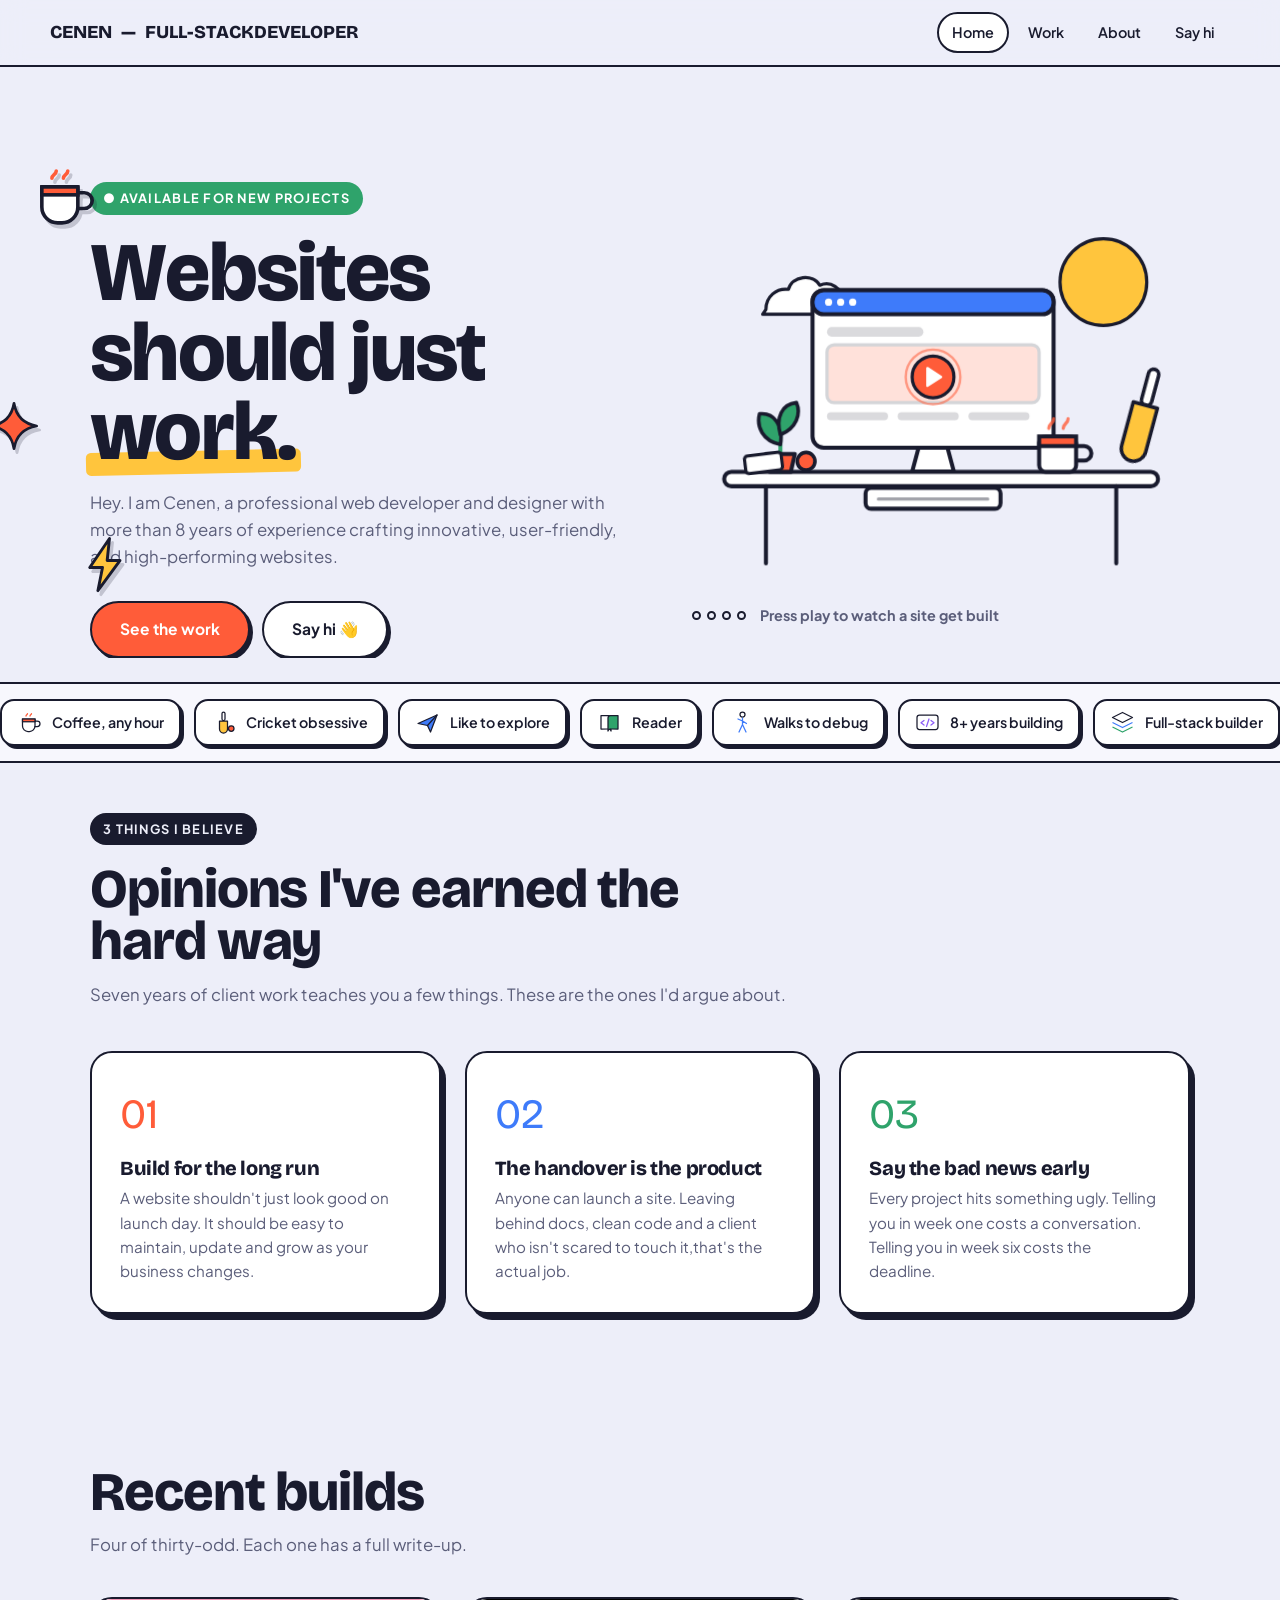
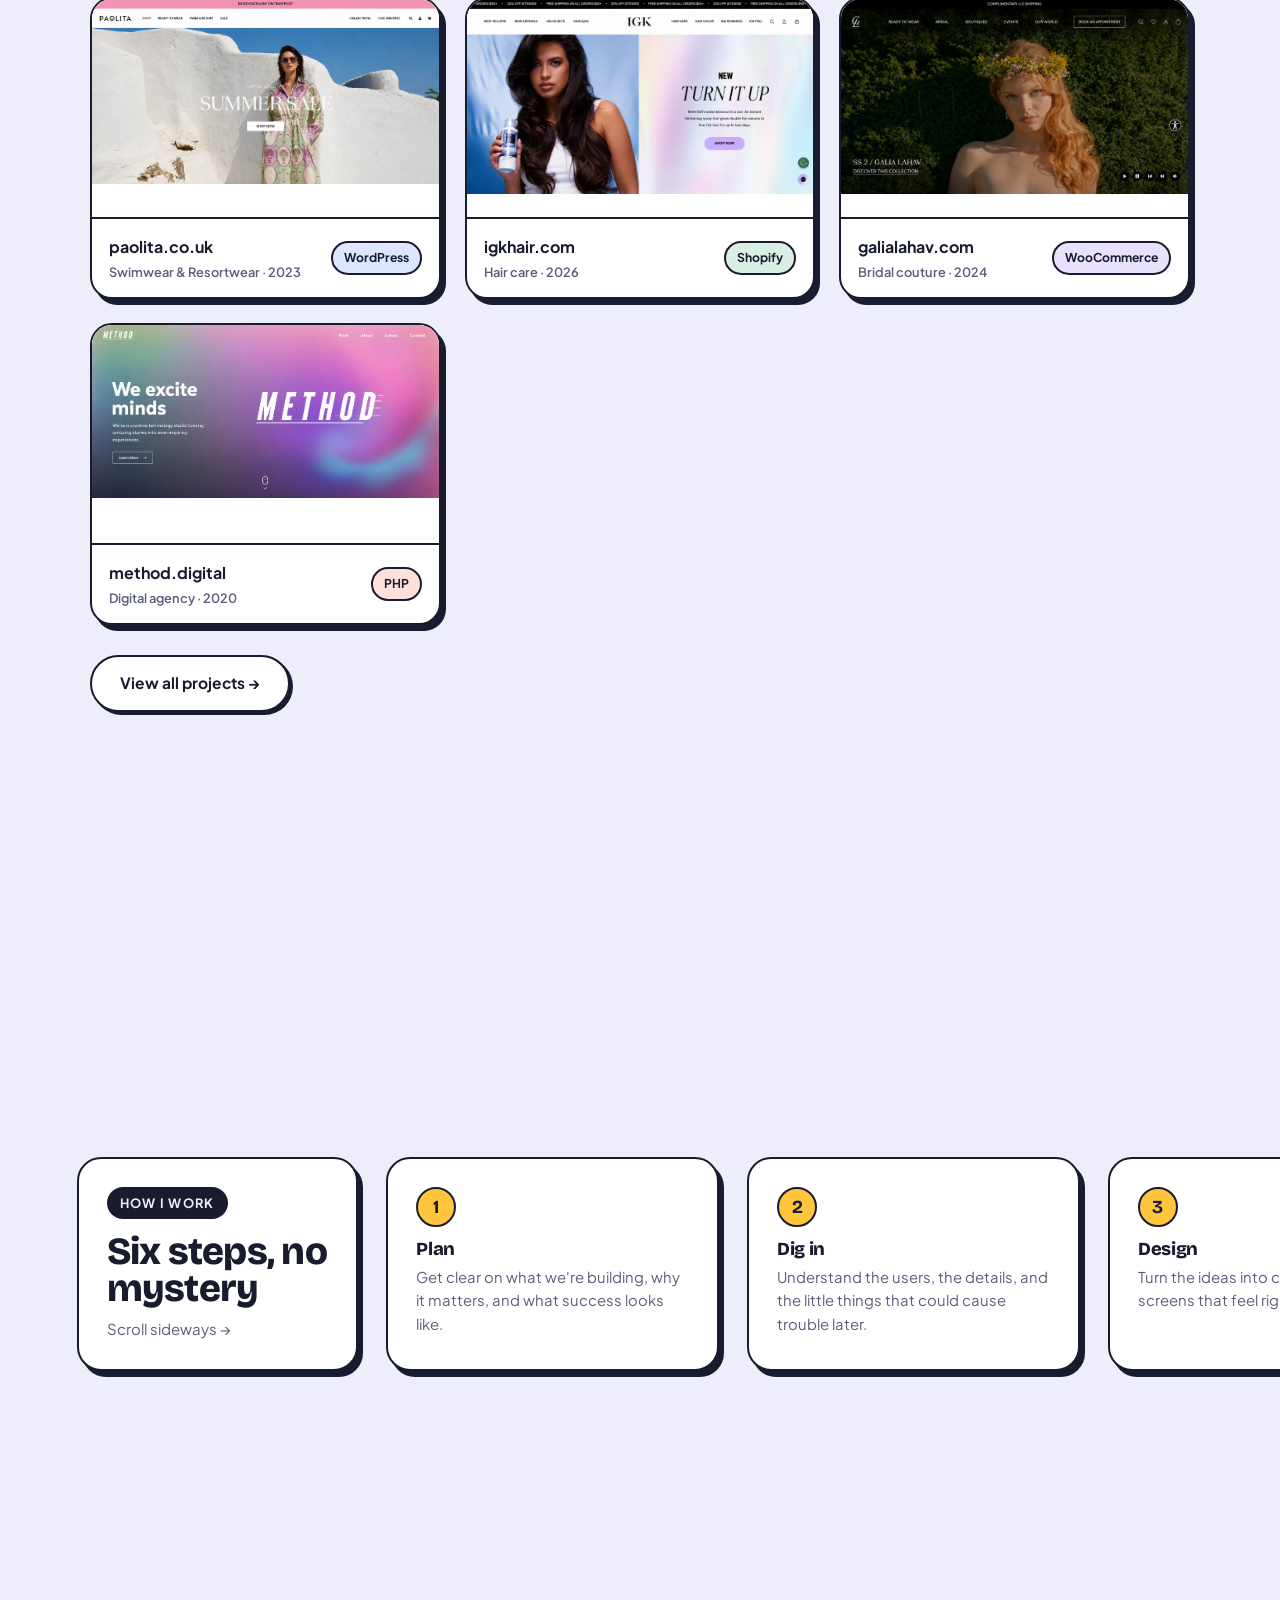
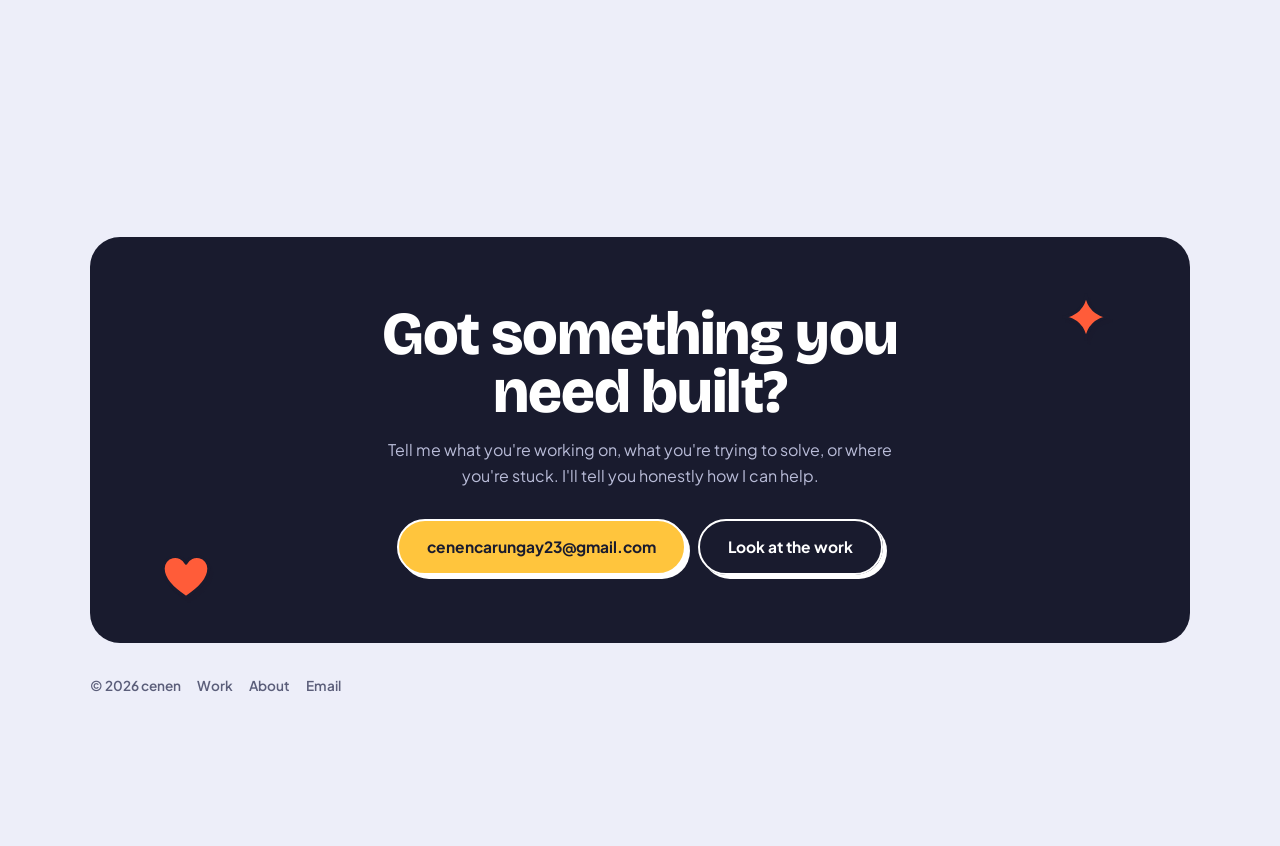
<file: index.html>
<!DOCTYPE html>
<html lang="en">
<head>
<meta charset="UTF-8">
<meta name="viewport" content="width=device-width,initial-scale=1">
<title>Cenen-I build websites that work</title>
<meta name="description" content="cenen is a web developer and designer with 7 years building WordPress, Shopify and PHP sites for agencies and business owners.">
<link rel="preconnect" href="https://fonts.googleapis.com">
<link rel="preconnect" href="https://fonts.gstatic.com" crossorigin>
<link href="https://fonts.googleapis.com/css2?family=Bricolage+Grotesque:opsz,wght@12..96,400..800&family=Plus+Jakarta+Sans:wght@400;500;600;700&display=swap" rel="stylesheet">
<link rel="stylesheet" href="style.css">
</head>
<body>

<nav class="top"><div class="wrap in">
<a class="brand" href="index.html" id="siteLogo"></a>
  <div class="links">
    <a href="index.html">Home</a>
    <a href="work.html">Work</a>
    <a href="about.html">About</a>
    <a href="#talk">Say hi</a>
  </div>
</div></nav>
<br><br>
  
<!-- HERO -->
<header class="blk" style="padding-top:clamp(30px,5vw,64px);position:relative;overflow:hidden">
  <div class="wrap" style="display:grid;grid-template-columns:1.05fr .95fr;gap:clamp(24px,4vw,56px);align-items:center" id="heroGrid">
    <div>
      <span class="eyeb" style="background:var(--grass);color:#fff">● Available for new projects</span>
      <h1 style="font-size:clamp(2.4rem,7vw,5.2rem);max-width:14ch;margin-bottom:18px">
        <span data-kin>Websites should just</span> <span class="hl">work.</span>
      </h1>
      <p class="lead">Hey. I am Cenen, a professional web developer and designer with more than 8 years of experience crafting innovative, user-friendly, and high-performing websites. </p>
     
      <div class="cta">
        <a href="work.html" class="btn solid">See the work</a>
        <a href="#talk" class="btn">Say hi 👋</a>
      </div>
    </div>
    <div>
      <div id="deskArt"></div>
      <div class="build-bar">
        <span id="buildDots"><i></i><i></i><i></i><i></i></span>
        <span id="buildCaption">Press play to watch a site get built</span>
      </div>
    </div>
  </div>
  <span class="sticker" style="--r:-10deg;top:8%;left:2%"><svg width="72" height="72"><use href="#s-coffee"/></svg></span>
  <span class="sticker" style="--r:14deg;bottom:12%;left:6%"><svg width="58" height="58"><use href="#s-bolt"/></svg></span>
  <span class="sticker" style="--r:-18deg;top:52%;left:-1%"><svg width="54" height="54"><use href="#s-star"/></svg></span>
</header>

<div class="strip"><div class="rail" id="rail"></div></div>

<!-- BELIEFS -->
<section class="blk rv" style="padding-top:50px;padding-bottom:50px">
  <div class="wrap">
    <span class="eyeb">3 things I believe</span>
    <h2 class="big" data-kin>Opinions I've earned the hard way</h2>
    <p class="lead">Seven years of client work teaches you a few things. These are the ones I'd argue about.</p>
    <div class="grid" style="grid-template-columns:repeat(auto-fit,minmax(270px,1fr));margin-top:42px">
      <div class="card" style="padding:28px"><div style="font-family:Bricolage Grotesque;font-size:2.6rem;color:var(--tomato)">01</div><h3 style="font-size:1.25rem;margin:12px 0 8px">Build for the long run</h3><p style="margin:0;color:var(--ink2);font-size:.95rem">A website shouldn't just look good on launch day. It should be easy to maintain, update and grow as your business changes.</p></div>
      <div class="card" style="padding:28px"><div style="font-family:Bricolage Grotesque;font-size:2.6rem;color:var(--sky)">02</div><h3 style="font-size:1.25rem;margin:12px 0 8px">The handover is the product</h3><p style="margin:0;color:var(--ink2);font-size:.95rem">Anyone can launch a site. Leaving behind docs, clean code and a client who isn't scared to touch it,that's the actual job.</p></div>
      <div class="card" style="padding:28px"><div style="font-family:Bricolage Grotesque;font-size:2.6rem;color:var(--grass)">03</div><h3 style="font-size:1.25rem;margin:12px 0 8px">Say the bad news early</h3><p style="margin:0;color:var(--ink2);font-size:.95rem">Every project hits something ugly. Telling you in week one costs a conversation. Telling you in week six costs the deadline.</p></div>
    </div>
  </div>
</section>

<!-- FEATURED WORK -->
<section class="blk rv">
  <div class="wrap">
    <h2 class="big" data-kin>Recent builds</h2>
    <p class="lead">Four of thirty-odd. Each one has a full write-up.</p>
    <div class="grid" id="featured" style="margin-top:38px"></div>
    <div class="cta"><a href="work.html" class="btn">View all projects →</a></div>
  </div>
</section>

<!-- PINNED HORIZONTAL PROCESS -->
<div class="pin-outer">
  <div class="pin">
    <div class="pin-track" id="pinTrack">
      <div class="pin-card" style="flex-basis:clamp(230px,22vw,300px)">
        <span class="eyeb" style="margin:0 0 14px">How I work</span>
        <h3 style="font-size:clamp(1.6rem,3vw,2.4rem)">Six steps, no mystery</h3>
        <p style="color:var(--ink2);margin-top:10px;font-size:.94rem">Scroll sideways →</p>
      </div>
      <div class="pin-card"><b>1</b><h4>Plan</h4><p>Get clear on what we're building, why it matters, and what success looks like.</p></div>
      <div class="pin-card"><b>2</b><h4>Dig in</h4><p>Understand the users, the details, and the little things that could cause trouble later.</p></div>
      <div class="pin-card"><b>3</b><h4>Design</h4><p>Turn the ideas into clear, thoughtful screens that feel right for your brand.</p></div>
      <div class="pin-card"><b>4</b><h4>Build</h4><p>Clean, maintainable code on whichever platform actually fits.</p></div>
      <div class="pin-card"><b>5</b><h4>Test</h4><p>Every browser, every screen size, version-controlled throughout.</p></div>
      <div class="pin-card"><b>6</b><h4>Look after</h4><p>Help keep things running smoothly, long after the site goes live.</p></div>
    </div>
  </div>
</div>

<!-- CONTACT -->
<section class="blk rv" id="talk">
  <div class="wrap">
    <div class="finale">
      <h2 data-kin>Got something you need built?</h2>
      <p>Tell me what you're working on, what you're trying to solve, or where you're stuck. I'll tell you honestly how I can help.</p>
      <div class="cta" style="justify-content:center">
        <a href="mailto:cenencarungay23@gmail.com" class="btn sun">cenencarungay23@gmail.com</a>
        <a href="work.html" class="btn ghost">Look at the work</a>
      </div>
      <span class="sticker" style="--r:-14deg;bottom:9%;left:6%"><svg width="60" height="60"><use href="#s-heart"/></svg></span>
      <span class="sticker" style="--r:12deg;top:13%;right:7%"><svg width="54" height="54"><use href="#s-star"/></svg></span>
    </div>
    <div class="foot">
      <span>© 2026 cenen </span>
      <a href="work.html">Work</a><a href="about.html">About</a><a href="mailto:cenencarungay23@gmail.com">Email</a>
    </div>
  </div>
</section>

<script src="app.js"></script>
<script>
document.addEventListener('DOMContentLoaded',()=>{
  document.getElementById('deskArt').innerHTML = artDesk();
  playSequence();   // must run AFTER the desk SVG exists in the DOM

  const bits=[['s-coffee','Coffee, any hour'],['s-bat','Cricket obsessive'],['s-plane','Like to explore'],
    ['s-book','Reader'],['s-walk','Walks to debug'],
    ['s-code','8+ years building'],['s-layers','Full-stack builder'],['s-bolt','Fast sites only'],['s-compass','Worked across multiple niches']];
  document.getElementById('rail').innerHTML=[...bits,...bits]
    .map(([id,t])=>`<span class="mini"><svg width="25" height="25"><use href="#${id}"/></svg>${t}</span>`).join('');

  document.getElementById('featured').innerHTML =
    ['paolita','igkhair','galialahav','method'].map(s=>{
      const p=bySlug(s);
return `<a class="wcard" href="case.html?p=${p.slug}">
  <div class="art">
  <img src="${projectImage(p)}" alt="${p.dom} website preview">
  </div>
  <div class="meta">
    <span>
      <b>${p.dom}</b>
      <small>${p.sector} · ${p.year}</small>
    </span>
    <span class="tag" style="background:${KINDS[p.kind].c}2e">${KINDS[p.kind].label}</span>
  </div>
</a>`;
    }).join('');

  function tick(){
    const t=new Date(Date.now()+(330+new Date().getTimezoneOffset())*60000);
    document.getElementById('clock').textContent=
      t.toLocaleTimeString('en-GB',{hour:'2-digit',minute:'2-digit'})+' my time';
  }
  tick(); setInterval(tick,30000);

  if(window.innerWidth<820){
    document.getElementById('heroGrid').style.gridTemplateColumns='1fr';
  }
});
</script>
</body>
</html>
</file>
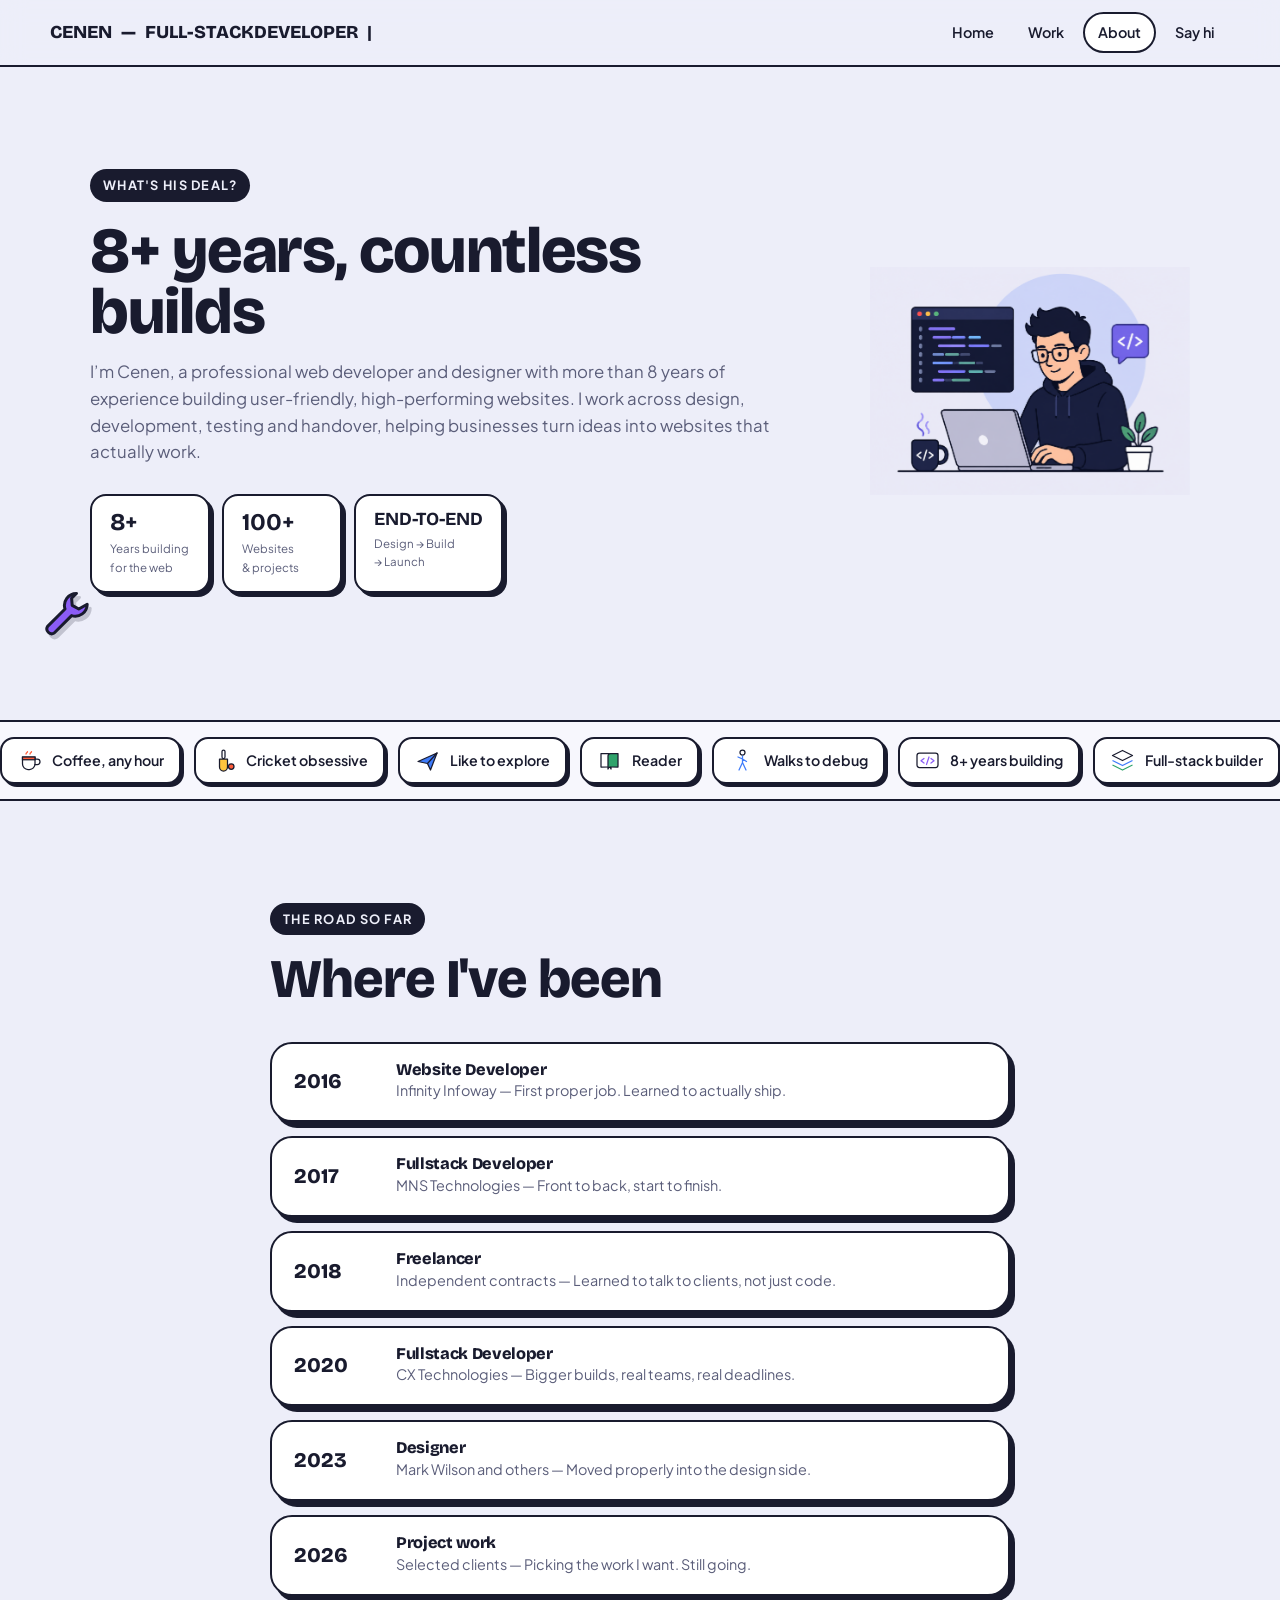
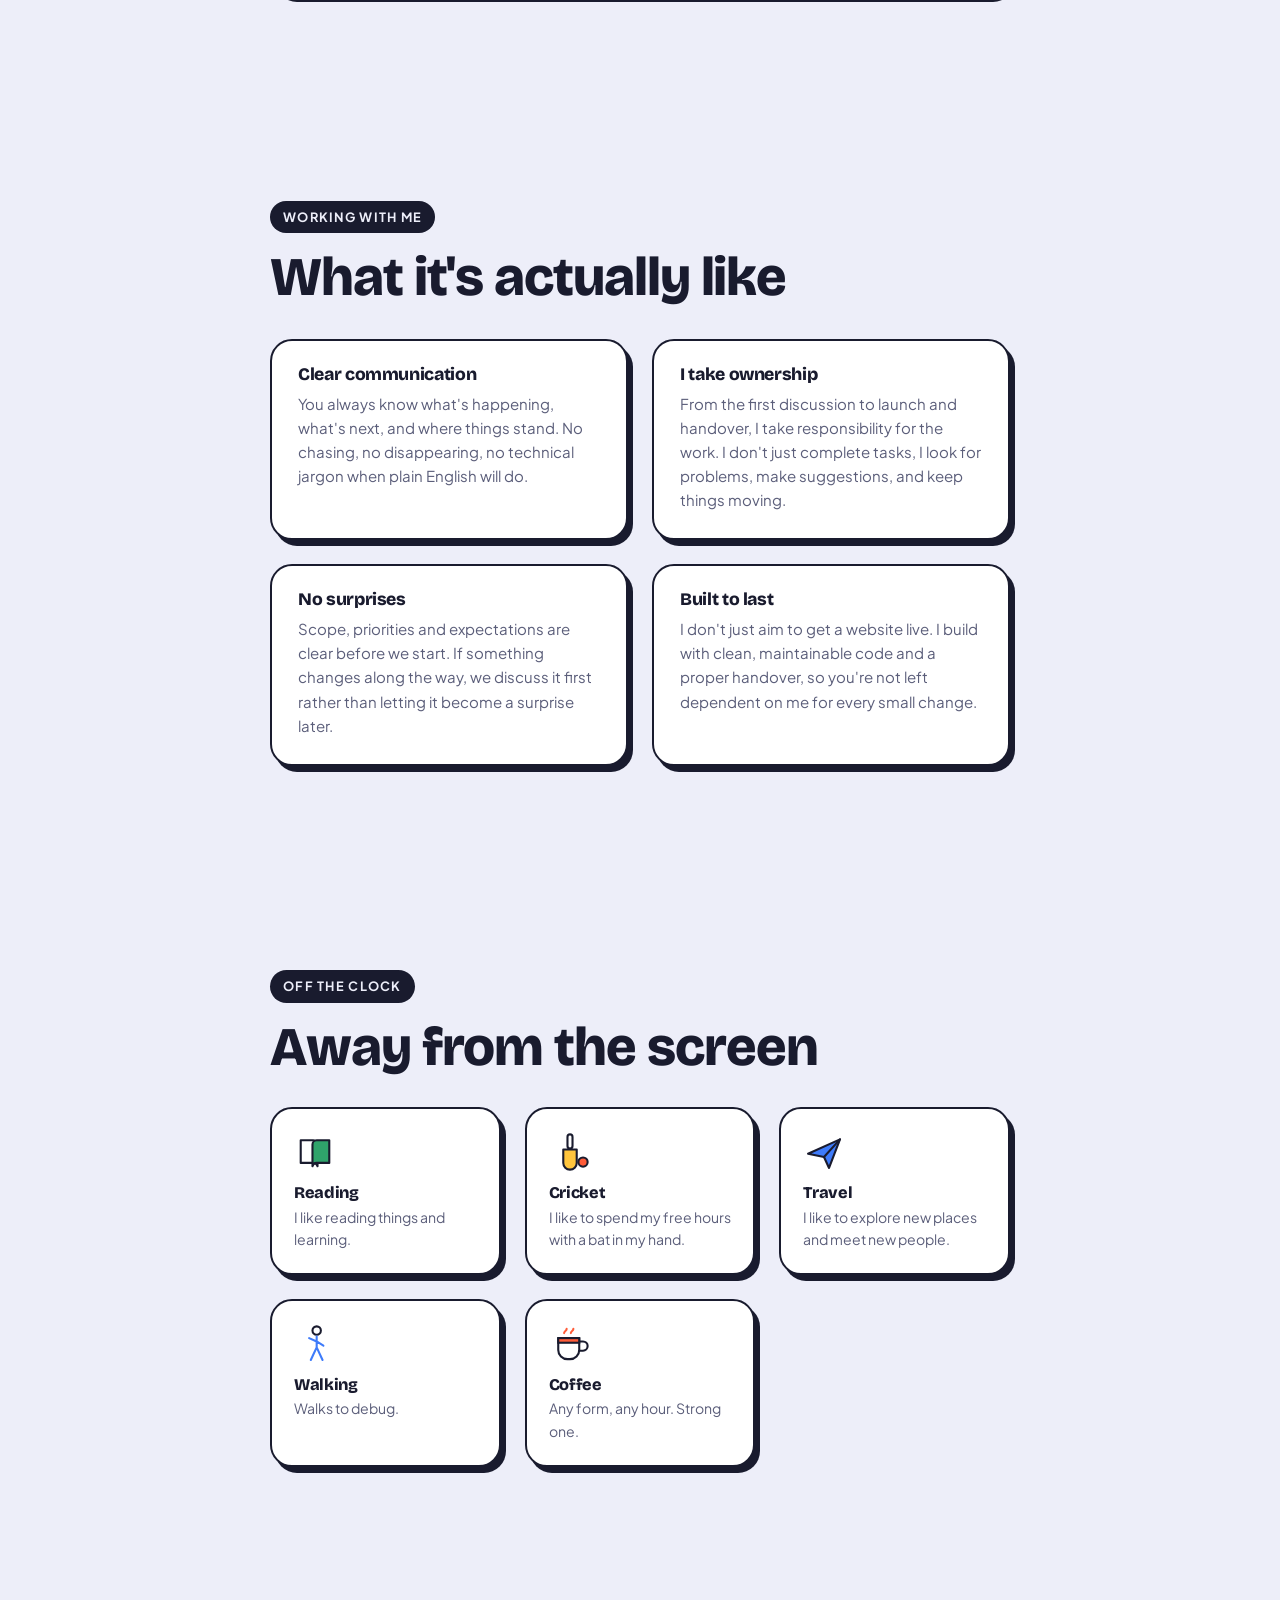
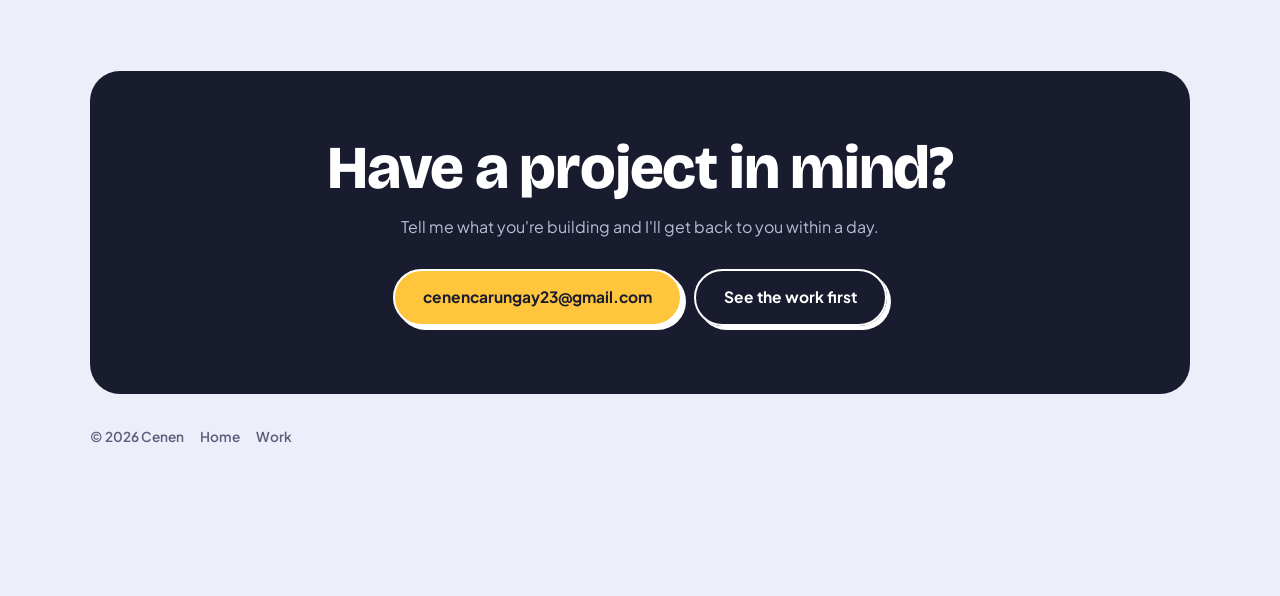
<file: about.html>
<!DOCTYPE html>
<html lang="en">
<head>
<meta charset="UTF-8">
<meta name="viewport" content="width=device-width,initial-scale=1">
<title>About-Cenen</title>
<meta name="description" content="8+ years, countless builds">
<link rel="preconnect" href="https://fonts.googleapis.com">
<link rel="preconnect" href="https://fonts.gstatic.com" crossorigin>
<link href="https://fonts.googleapis.com/css2?family=Bricolage+Grotesque:opsz,wght@12..96,400..800&family=Plus+Jakarta+Sans:wght@400;500;600;700&display=swap" rel="stylesheet">
<link rel="stylesheet" href="style.css">
</head>
<body>

<nav class="top"><div class="wrap in">
  <a class="brand" href="index.html" id="siteLogo"></a>
  <div class="links">
    <a href="index.html">Home</a><a href="work.html">Work</a><a href="about.html">About</a>
    <a href="mailto:cenencarungay23@gmail.com">Say hi</a>
  </div>
</div></nav>

<section class="blk" style="position:relative;overflow:hidden">
  <div class="wrap" style="display:grid;grid-template-columns:1fr 320px;gap:clamp(24px,5vw,56px);align-items:center" id="topGrid">
    <div>
      <span class="eyeb">What's his deal?</span>
      <h1 style="font-size:clamp(2.2rem,6vw,4rem);max-width:15ch;margin-bottom:16px" data-kin>8+ years, countless builds</h1>
      <p class="lead">I’m Cenen, a professional web developer and designer with more than 8 years of experience building user-friendly, high-performing websites. I work across design, development, testing and handover, helping businesses turn ideas into websites that actually work.</p>
 <div style="display:flex;gap:12px;margin-top:28px;flex-wrap:wrap">

  <div style="background:#fff;border:2px solid var(--ink);border-radius:16px;padding:14px 18px;box-shadow:4px 4px 0 var(--ink);min-width:120px">
    <strong style="display:block;font-family:'Bricolage Grotesque';font-size:1.5rem;line-height:1">8+</strong>
    <span style="display:block;font-size:.72rem;color:var(--ink2);margin-top:6px">Years building<br>for the web</span>
  </div>

  <div style="background:#fff;border:2px solid var(--ink);border-radius:16px;padding:14px 18px;box-shadow:4px 4px 0 var(--ink);min-width:120px">
    <strong style="display:block;font-family:'Bricolage Grotesque';font-size:1.5rem;line-height:1">100+</strong>
    <span style="display:block;font-size:.72rem;color:var(--ink2);margin-top:6px">Websites<br>& projects</span>
  </div>

  <div style="background:#fff;border:2px solid var(--ink);border-radius:16px;padding:14px 18px;box-shadow:4px 4px 0 var(--ink);min-width:145px">
    <strong style="display:block;font-family:'Bricolage Grotesque';font-size:1.15rem;line-height:1">END-TO-END</strong>
    <span style="display:block;font-size:.72rem;color:var(--ink2);margin-top:6px">Design → Build<br>→ Launch</span>
  </div>

</div>
   
</div>
    <div id="portrait" class="plx" data-plx="-6">
  <img src="Images/coder.png" alt="Cenen working as a web developer">
</div>
  </div>
  <span class="sticker" style="--r:-11deg;bottom:8%;left:3%"><svg width="60" height="60"><use href="#s-wrench"/></svg></span>
</section>

<div class="strip"><div class="rail" id="rail"></div></div>

<!-- TIMELINE -->
<section class="blk rv">
  <div class="wrap tight">
    <span class="eyeb">The road so far</span>
    <h2 class="big" data-kin>Where I've been</h2>
    <div style="display:grid;gap:14px;margin-top:36px" id="road"></div>
  </div>
</section>

<!-- HOW I WORK -->
<section class="blk rv">
  <div class="wrap tight">
    <span class="eyeb">Working with me</span>
    <h2 class="big" data-kin>What it's actually like</h2>
    <div class="grid" style="grid-template-columns:repeat(auto-fit,minmax(250px,1fr));margin-top:36px">
      <div class="card" style="padding:26px"><h3 style="font-size:1.1rem;margin-bottom:8px">Clear communication</h3><p style="margin:0;color:var(--ink2);font-size:.94rem">You always know what's happening, what's next, and where things stand. No chasing, no disappearing, no technical jargon when plain English will do.</p></div>
      <div class="card" style="padding:26px"><h3 style="font-size:1.1rem;margin-bottom:8px">I take ownership</h3><p style="margin:0;color:var(--ink2);font-size:.94rem">From the first discussion to launch and handover, I take responsibility for the work. I don't just complete tasks, I look for problems, make suggestions, and keep things moving.</p></div>
      <div class="card" style="padding:26px"><h3 style="font-size:1.1rem;margin-bottom:8px">No surprises</h3><p style="margin:0;color:var(--ink2);font-size:.94rem">Scope, priorities and expectations are clear before we start. If something changes along the way, we discuss it first rather than letting it become a surprise later.</p></div>
      <div class="card" style="padding:26px"><h3 style="font-size:1.1rem;margin-bottom:8px">Built to last</h3><p style="margin:0;color:var(--ink2);font-size:.94rem">I don't just aim to get a website live. I build with clean, maintainable code and a proper handover, so you're not left dependent on me for every small change.</p></div>
    </div>
  </div>
</section>

<!-- OFF THE CLOCK -->
<section class="blk rv">
  <div class="wrap tight">
    <span class="eyeb">Off the clock</span>
    <h2 class="big" data-kin>Away from the screen</h2>
    <div class="grid" style="grid-template-columns:repeat(auto-fit,minmax(180px,1fr));margin-top:34px" id="hobbies"></div>
  </div>
</section>

<section class="blk rv">
  <div class="wrap">
    <div class="finale">
      <h2>Have a project in mind?</h2>
      <p>Tell me what you're building and I'll get back to you within a day.</p>
      <div class="cta" style="justify-content:center">
        <a href="mailto:cenencarungay23@gmail.com" class="btn sun">cenencarungay23@gmail.com</a>
        <a href="work.html" class="btn ghost">See the work first</a>
      </div>
    </div>
    <div class="foot"><span>© 2026 Cenen</span><a href="index.html">Home</a><a href="work.html">Work</a></div>
  </div>
</section>

<script src="app.js"></script>
<script>
document.addEventListener('DOMContentLoaded',()=>{
 

 const bits=[['s-coffee','Coffee, any hour'],['s-bat','Cricket obsessive'],['s-plane','Like to explore'],
    ['s-book','Reader'],['s-walk','Walks to debug'],
    ['s-code','8+ years building'],['s-layers','Full-stack builder'],['s-bolt','Fast sites only'],['s-compass','Worked across multiple niches']];
  document.getElementById('rail').innerHTML=[...bits,...bits]
    .map(([id,t])=>`<span class="mini"><svg width="25" height="25"><use href="#${id}"/></svg>${t}</span>`).join('');

  const road=[
    ['2016','Website Developer','Infinity Infoway','First proper job. Learned to actually ship.'],
    ['2017','Fullstack Developer','MNS Technologies','Front to back, start to finish.'],
    ['2018','Freelancer','Independent contracts','Learned to talk to clients, not just code.'],
    ['2020','Fullstack Developer','CX Technologies','Bigger builds, real teams, real deadlines.'],
    ['2023','Designer','Mark Wilson and others','Moved properly into the design side.'],
    ['2026','Project work','Selected clients','Picking the work I want. Still going.'],
  ];
  document.getElementById('road').innerHTML=road.map(([y,r,c,n])=>`
    <div class="card" style="display:grid;grid-template-columns:84px 1fr;gap:18px;align-items:center;padding:18px 22px">
      <span style="font-family:Bricolage Grotesque;font-weight:800;font-size:1.3rem">${y}</span>
      <div><h4 style="font-size:1.02rem">${r}</h4>
      <p style="margin:2px 0 0;color:var(--ink2);font-size:.9rem">${c} — ${n}</p></div>
    </div>`).join('');

  const hob=[['s-book','Reading','I like reading things and learning.'],
    ['s-bat','Cricket','I like to spend my free hours with a bat in my hand.'],
    ['s-plane','Travel','I like to explore new places and meet new people.'],
    ['s-walk','Walking','Walks to debug.'],
    ['s-coffee','Coffee','Any form, any hour. Strong one.'],
    ];
  document.getElementById('hobbies').innerHTML=hob.map(([id,t,d])=>`
    <div class="card" style="padding:22px">
      <svg width="42" height="42" style="margin-bottom:12px"><use href="#${id}"/></svg>
      <h4 style="font-size:1.02rem;margin-bottom:5px">${t}</h4>
      <p style="margin:0;color:var(--ink2);font-size:.88rem">${d}</p>
    </div>`).join('');

  if(window.innerWidth<820) document.getElementById('topGrid').style.gridTemplateColumns='1fr';
});
</script>
</body>
</html>
</file>
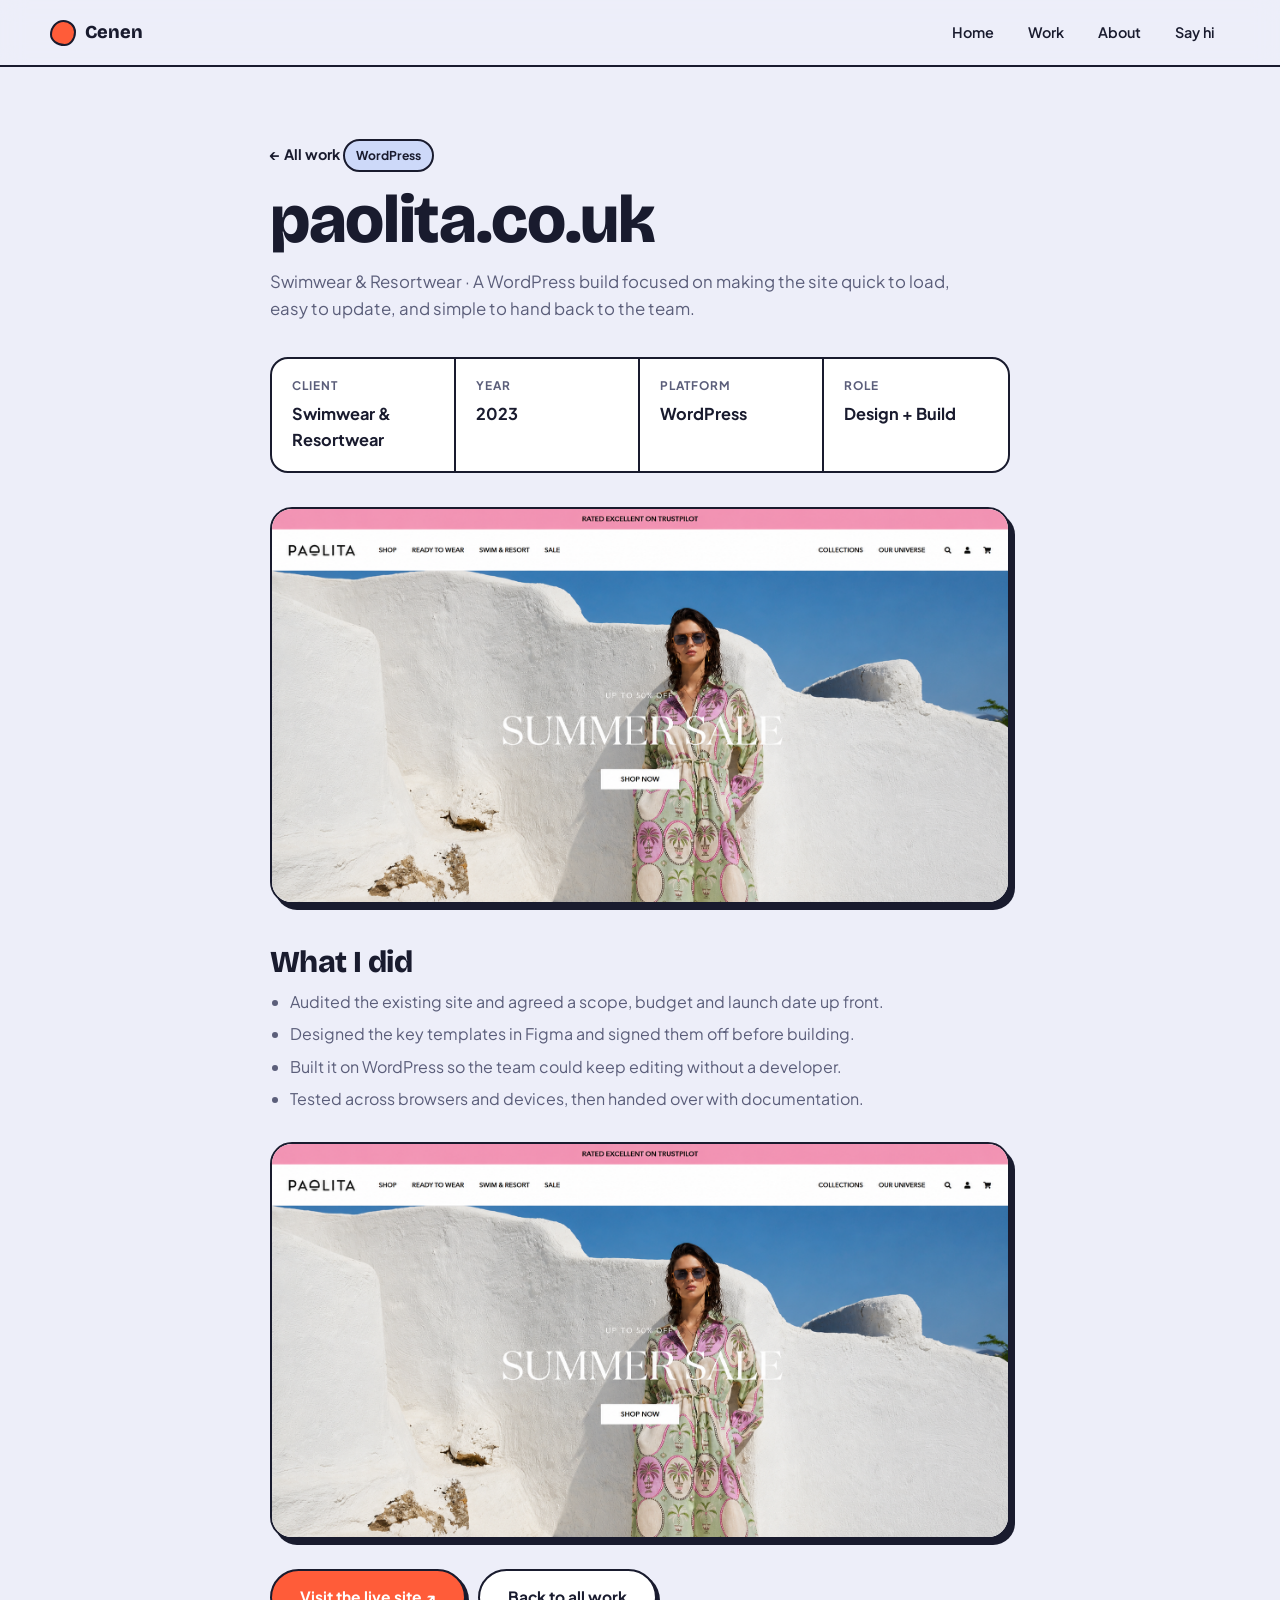
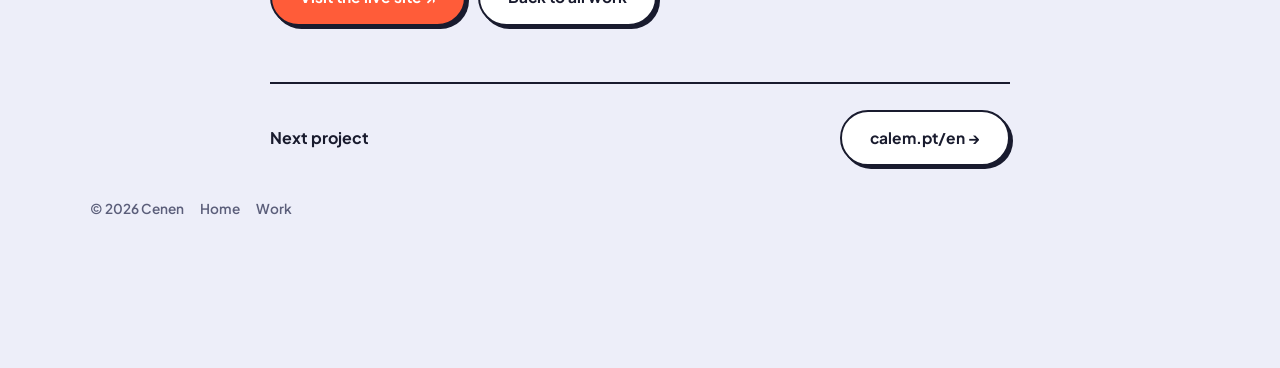
<file: case-final.html>
<!DOCTYPE html>
<html lang="en">
<head>
<meta charset="UTF-8">
<meta name="viewport" content="width=device-width,initial-scale=1">
<title>Case study — Cenen</title>
<link rel="preconnect" href="https://fonts.googleapis.com">
<link rel="preconnect" href="https://fonts.gstatic.com" crossorigin>
<link href="https://fonts.googleapis.com/css2?family=Bricolage+Grotesque:opsz,wght@12..96,400..800&family=Plus+Jakarta+Sans:wght@400;500;600;700&display=swap" rel="stylesheet">
<link rel="stylesheet" href="style.css">
</head>
<body>

<nav class="top"><div class="wrap in">
  <a class="brand" href="index.html"><span class="blob"></span> Cenen</a>
  <div class="links">
    <a href="index.html">Home</a><a href="work.html">Work</a><a href="about.html">About</a>
    <a href="mailto:cenencarungay23@gmail.com">Say hi</a>
  </div>
</div></nav>

<main id="case"></main>

<script src="app.js"></script>
<script>
document.addEventListener('DOMContentLoaded',()=>{
  const slug = new URLSearchParams(location.search).get('p') || 'paolita';
const p = bySlug(slug) || PROJECTS[0];
const k = KINDS[p.kind];
  const i = PROJECTS.indexOf(p);
  const next = PROJECTS[(i+1) % PROJECTS.length];
  document.title = `${p.dom} — Cenen`;

  const todo = t => `<div class="todo">✏️ ${t}</div>`;

  document.getElementById('case').innerHTML = `
  <section class="case-hero"><div class="wrap tight">
    <a class="back" href="work.html">← All work</a>
    <span class="tag" style="background:${k.c}2e;display:inline-block;margin-bottom:16px">${k.label}</span>
    <h1 class="case-title" data-kin>${p.dom}</h1>
    <p class="lead">${p.sector} · A ${k.label} build focused on making the site quick to load, easy to update, and simple to hand back to the team.</p>
    <dl class="facts">
      <div><dt>Client</dt><dd>${p.sector}</dd></div>
      <div><dt>Year</dt><dd>${p.year}</dd></div>
      <div><dt>Platform</dt><dd>${k.label}</dd></div>
      <div><dt>Role</dt><dd>Design + Build</dd></div>
    </dl>
  </div></section>

  <div class="wrap tight case-body">
    <div class="shotframe">
      <img src="${projectImage(p)}" alt="${p.dom} website screenshot">
    </div>

    <h3>What I did</h3>
    <ul>
      <li>Audited the existing site and agreed a scope, budget and launch date up front.</li>
      <li>Designed the key templates in Figma and signed them off before building.</li>
      <li>Built it on ${k.label} so the team could keep editing without a developer.</li>
      <li>Tested across browsers and devices, then handed over with documentation.</li>
    </ul>

    <div class="shotframe">
      <img src="${projectImage(p)}" alt="${p.dom} website screenshot">
    </div>

    <div class="cta">
      <a class="btn solid" href="https://${p.dom}" target="_blank" rel="noopener">Visit the live site ↗</a>
      <a class="btn" href="work.html">Back to all work</a>
    </div>

    <div class="nextcase">
      <span style="font-weight:700">Next project</span>
      <a class="btn" href="case.html?p=${next.slug}">${next.dom} →</a>
    </div>
  </div>
  </section>


  <section class="blk" style="padding-top:0"><div class="wrap">
    <div class="foot"><span>© 2026 Cenen</span><a href="index.html">Home</a><a href="work.html">Work</a></div>
  </div></section>`;

  /* re-run kinetic type for injected content */
  document.querySelectorAll('[data-kin]').forEach(el=>{
    if(el.querySelector('.kin')) return;
    const words = el.textContent.trim().split(' ');
    el.innerHTML = words.map(w=>`<span class="kin go">${[...w].map(c=>`<span class="ch">${c}</span>`).join('')}</span>`).join(' ');
    el.querySelectorAll('.ch').forEach((c,n)=>c.style.animationDelay=(n*0.03).toFixed(3)+'s');
  });
});
</script>
</body>
</html>
</file>
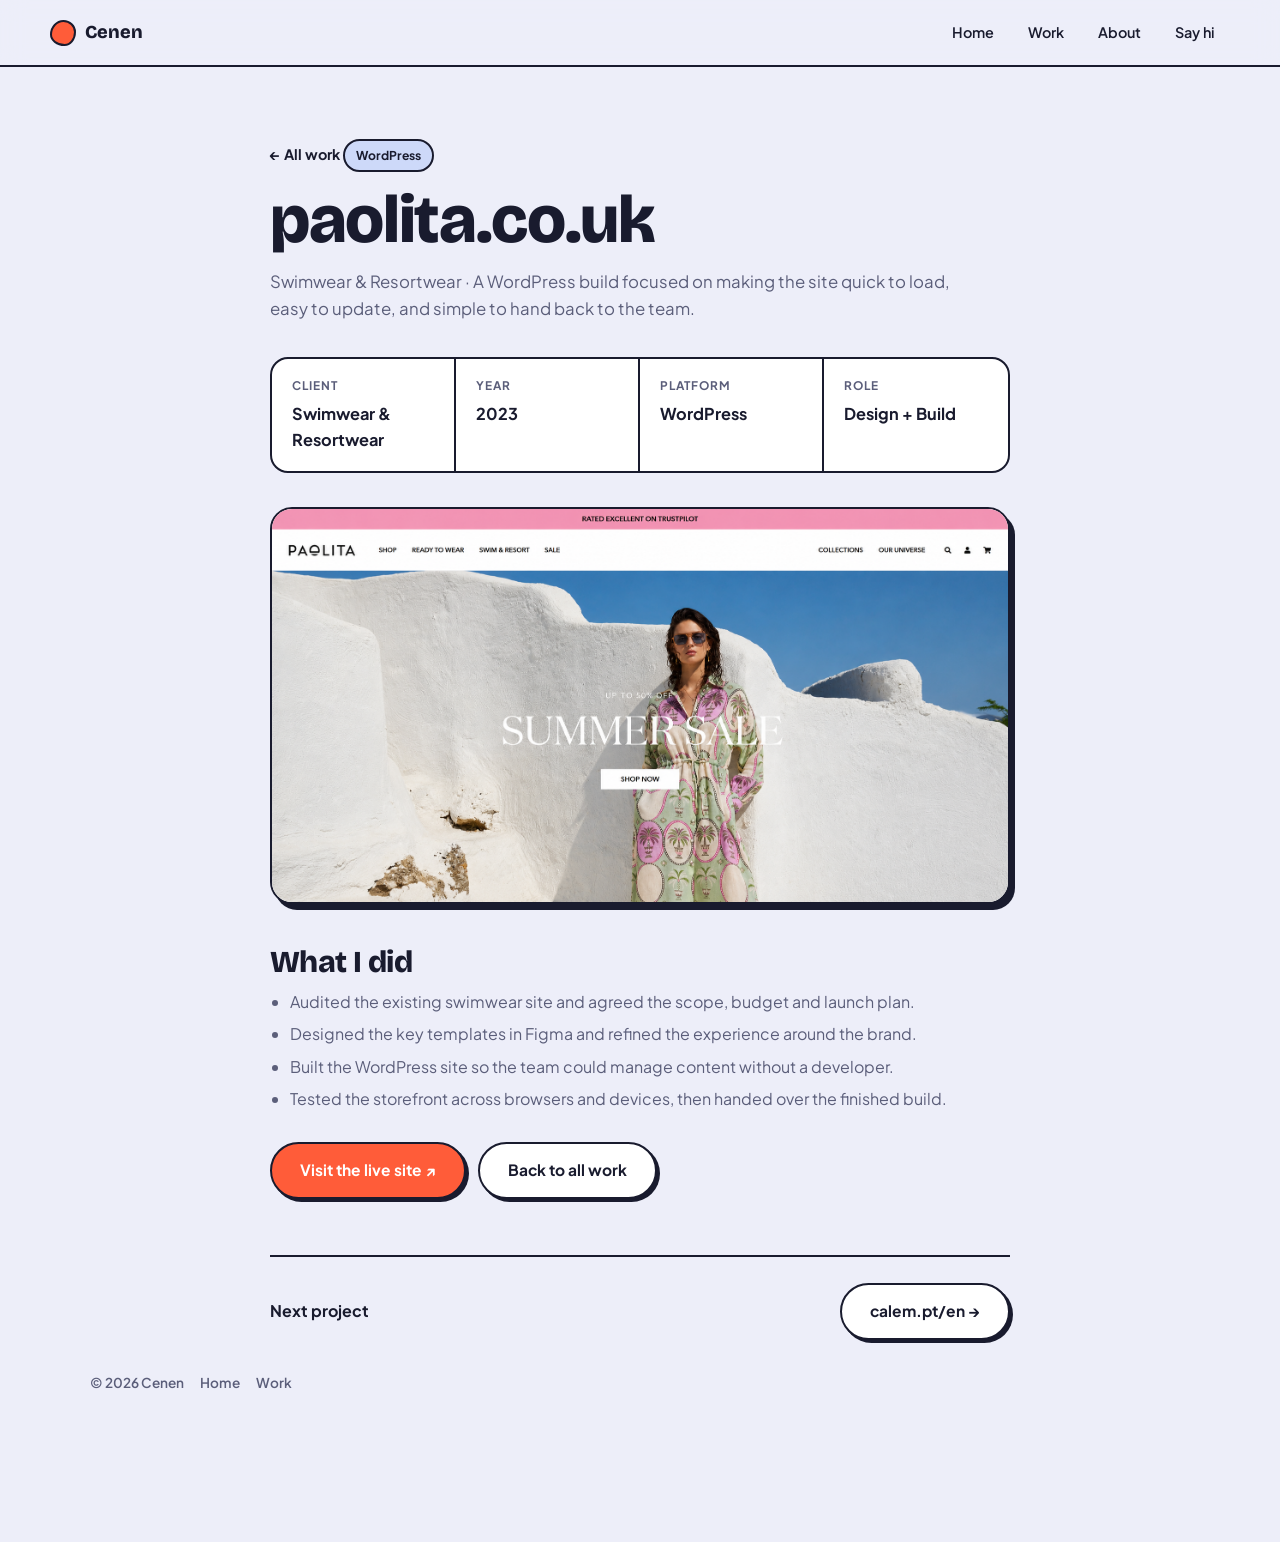
<file: case.html>
<!DOCTYPE html>
<html lang="en">
<head>
<meta charset="UTF-8">
<meta name="viewport" content="width=device-width,initial-scale=1">
<title>Case study - Cenen</title>

<link rel="preconnect" href="https://fonts.googleapis.com">
<link rel="preconnect" href="https://fonts.gstatic.com" crossorigin>

<link href="https://fonts.googleapis.com/css2?family=Bricolage+Grotesque:opsz,wght@12..96,400..800&family=Plus+Jakarta+Sans:wght@400;500;600;700&display=swap" rel="stylesheet">

<link rel="stylesheet" href="style.css">
</head>

<body>

<nav class="top">
  <div class="wrap in">
    <a class="brand" href="index.html">
      <span class="blob"></span> Cenen
    </a>

    <div class="links">
      <a href="index.html">Home</a>
      <a href="work.html">Work</a>
      <a href="about.html">About</a>
      <a href="mailto:cenencarungay23@gmail.com">Say hi</a>
    </div>
  </div>
</nav>

<main id="case"></main>

<script src="app.js"></script>

<script>
document.addEventListener('DOMContentLoaded', () => {

  const slug = new URLSearchParams(location.search).get('p') || 'paolita';

  const p = bySlug(slug) || PROJECTS[0];
  const k = KINDS[p.kind];
const CASE_META = {
  paolita: {
    client: 'Swimwear & Resortwear',
    role: 'Design + Build'
  },

  calem: {
    client: 'Calem',
    role: 'Design'
  },

  parcours: {
    client: 'Travel brand',
    role: 'Design + Build'
  },

  dsa: {
    client: 'Dental / Medical',
    role: 'Design Fixes'
  },

  galialahav: {
    client: 'Bridal fashion brand',
    role: 'Code Fixes'
  },

  omahabeach: {
    client: 'Golf club',
    role: 'Design'
  },

  botanopia: {
    client: 'Ecommerce brand',
    role: 'Design + Build'
  },

  method: {
    client: 'Creative agency',
    role: 'Design + Build'
  },

  pomerleau: {
    client: 'Pomerleau',
    role: 'Design + Build'
  },

  mightyroar: {
    client: 'Creative studio',
    role: 'Design + Build'
  },

  homesihave: {
    client: 'Lifestyle brand',
    role: 'Design + Build'
  },

  yeshair: {
    client: 'Haircare brand',
    role: 'Build'
  },

  igkhair: {
    client: 'Haircare brand',
    role: 'Design'
  },

  soniarykiel: {
    client: 'Fashion brand',
    role: 'Design + Build'
  },

  tens: {
    client: 'Eyewear brand',
    role: 'Build'
  }
};

const meta = CASE_META[p.slug] || {
  client: p.sector,
  role: 'Design + Build'
};
  const i = PROJECTS.indexOf(p);
  const next = PROJECTS[(i + 1) % PROJECTS.length];

  /*
   * ------------------------------------------------------------
   * PROJECT-SPECIFIC "WHAT I DID" CONTENT
   * ------------------------------------------------------------
   */

  const CASE_STUDIES = {

    paolita: [
      'Audited the existing swimwear site and agreed the scope, budget and launch plan.',
      'Designed the key templates in Figma and refined the experience around the brand.',
      'Built the WordPress site so the team could manage content without a developer.',
      'Tested the storefront across browsers and devices, then handed over the finished build.'
    ],

    calem: [
      'Reviewed the existing digital presence and mapped the key pages and user journeys.',
      'Designed a cleaner visual system around the brand and its products.',
      'Built the WordPress site with reusable sections the team could maintain.',
      'Tested the finished experience across devices and prepared it for launch.'
    ],

    parcours: [
      'Reviewed the existing travel website and identified the key content and conversion paths.',
      'Designed clearer page structures to make destinations and travel information easier to explore.',
      'Built the WordPress templates and reusable content sections.',
      'Tested the site across browsers and screen sizes before handover.'
    ],

    dsa: [
      'Audited the clinic website and reorganised the content around patients and key services.',
      'Designed clearer service pages and calls to action.',
      'Built the WordPress site with an easy-to-manage content structure.',
      'Tested the experience across desktop, tablet and mobile before launch.'
    ],

    galialahav: [
      'Reviewed the existing bridal ecommerce experience and identified areas to simplify.',
      'Designed the key shopping templates around the visual identity of the brand.',
      'Built the WooCommerce experience with reusable ecommerce components.',
      'Tested product, collection and shopping flows across devices before handover.'
    ],

    omahabeach: [
      'Reviewed the golf club website and mapped the key information visitors needed.',
      'Designed a clearer content structure around the club, courses and visitor experience.',
      'Built the WooCommerce-powered site with manageable content sections.',
      'Tested the experience across browsers and devices before launch.'
    ],

    botanopia: [
      'Reviewed the ecommerce experience and identified opportunities to make product discovery clearer.',
      'Designed the core shopping templates around the brand and product range.',
      'Built the WooCommerce storefront with reusable components.',
      'Tested the shopping experience across devices and completed the handover.'
    ],

    method: [
      'Reviewed the digital agency website and clarified its services, positioning and portfolio structure.',
      'Designed a sharper editorial layout to let the work take centre stage.',
      'Built the site with reusable PHP components and maintainable templates.',
      'Tested the finished experience across browsers and screen sizes.'
    ],

    pomerleau: [
      'Audited the corporate website and organised a large amount of content into clearer sections.',
      'Designed reusable page structures for projects, services and company information.',
      'Built the PHP-based experience with maintainable templates.',
      'Tested the site across browsers and devices before delivery.'
    ],

    mightyroar: [
      'Reviewed the creative studio website and focused the experience around its work.',
      'Designed an editorial structure that gives projects more room to breathe.',
      'Built the PHP templates and reusable project components.',
      'Tested the site across browsers and devices before handover.'
    ],

    homesihave: [
      'Reviewed the lifestyle content structure and identified ways to make the large content library easier to explore.',
      'Designed clearer layouts for articles, categories and featured content.',
      'Built reusable PHP templates around the publishing workflow.',
      'Tested the experience across screen sizes and browsers before launch.'
    ],

    yeshair: [
      'Reviewed the hair-care ecommerce experience and mapped the main shopping journeys.',
      'Designed cleaner product and collection layouts around the brand.',
      'Built the Shopify storefront and reusable theme sections.',
      'Tested the storefront across devices and browsers before launch.'
    ],

    igkhair: [
      'Reviewed the existing Shopify experience and identified areas where the shopping journey could be clearer.',
      'Designed key ecommerce templates around the brand and product range.',
      'Built reusable Shopify sections and templates for the team.',
      'Tested the storefront across devices, browsers and key shopping flows.'
    ],

    soniarykiel: [
      'Reviewed the fashion ecommerce experience and focused the structure around collections and products.',
      'Designed editorial shopping layouts that support the visual identity of the brand.',
      'Built the Shopify storefront with reusable theme components.',
      'Tested the shopping experience across devices before handover.'
    ],

    tens: [
      'Reviewed the eyewear ecommerce experience and identified ways to simplify product discovery.',
      'Designed the key shopping templates around the product and brand experience.',
      'Built the Shopify storefront with reusable sections and components.',
      'Tested product, collection and checkout journeys across devices.'
    ]

  };

  /*
   * Fallback text for any future project
   * that doesn't yet have custom content.
   */

  const whatDid = CASE_STUDIES[p.slug] || [
    'Audited the existing site and agreed a scope, budget and launch date up front.',
    'Designed the key templates in Figma and signed them off before building.',
    `Built it on ${k.label} so the team could keep editing without a developer.`,
    'Tested across browsers and devices, then handed over with documentation.'
  ];

  document.title = `${p.dom} — Cenen`;

  /*
   * ------------------------------------------------------------
   * CASE STUDY PAGE
   * ------------------------------------------------------------
   */

  document.getElementById('case').innerHTML = `

    <section class="case-hero">
      <div class="wrap tight">

        <a class="back" href="work.html">
          ← All work
        </a>

        <span
          class="tag"
          style="background:${k.c}2e;display:inline-block;margin-bottom:16px"
        >
          ${k.label}
        </span>

        <h1 class="case-title" data-kin>
          ${p.dom}
        </h1>

        <p class="lead">
          ${p.sector} · A ${k.label} build focused on making the site
          quick to load, easy to update, and simple to hand back to the team.
        </p>

        <dl class="facts">

  <div>
    <dt>Client</dt>
    <dd>${meta.client}</dd>
  </div>

  <div>
    <dt>Year</dt>
    <dd>${p.year}</dd>
  </div>

  <div>
    <dt>Platform</dt>
    <dd>${k.label}</dd>
  </div>

<div>
  <dt>Role</dt>
  <dd>${meta.role}</dd>
</div>

</dl>
      </div>
    </section>


    <!-- MAIN CASE STUDY CONTENT -->

    <div class="wrap tight case-body">

      <!-- ONE WEBSITE IMAGE ONLY -->

      <div class="shotframe">
        <img
          src="${projectImage(p)}"
          alt="${p.dom} website screenshot"
        >
      </div>


      <!-- DYNAMIC WHAT I DID -->

      <h3>What I did</h3>

      <ul>
        ${whatDid.map(item => `<li>${item}</li>`).join('')}
      </ul>


      <!-- CTA -->

      <div class="cta">

        <a
          class="btn solid"
          href="https://${p.dom}"
          target="_blank"
          rel="noopener"
        >
          Visit the live site ↗
        </a>

        <a
          class="btn"
          href="work.html"
        >
          Back to all work
        </a>

      </div>


      <!-- NEXT PROJECT -->

      <div class="nextcase">

        <span style="font-weight:700">
          Next project
        </span>

        <a
          class="btn"
          href="case.html?p=${next.slug}"
        >
          ${next.dom} →
        </a>

      </div>

    </div>


    <!-- FOOTER -->

    <section class="blk" style="padding-top:0">

      <div class="wrap">

        <div class="foot">

          <span>© 2026 Cenen</span>

          <a href="index.html">Home</a>

          <a href="work.html">Work</a>

        </div>

      </div>

    </section>

  `;


  /*
   * ------------------------------------------------------------
   * RE-RUN KINETIC TYPE FOR INJECTED CONTENT
   * ------------------------------------------------------------
   */

  document.querySelectorAll('[data-kin]').forEach(el => {

    if (el.querySelector('.kin')) return;

    const words = el.textContent.trim().split(' ');

    el.innerHTML = words
      .map(w =>
        `<span class="kin go">${
          [...w]
            .map(c => `<span class="ch">${c}</span>`)
            .join('')
        }</span>`
      )
      .join(' ');

    el.querySelectorAll('.ch').forEach((c, n) => {
      c.style.animationDelay = (n * 0.03).toFixed(3) + 's';
    });

  });

});
</script>

</body>
</html>
</file>
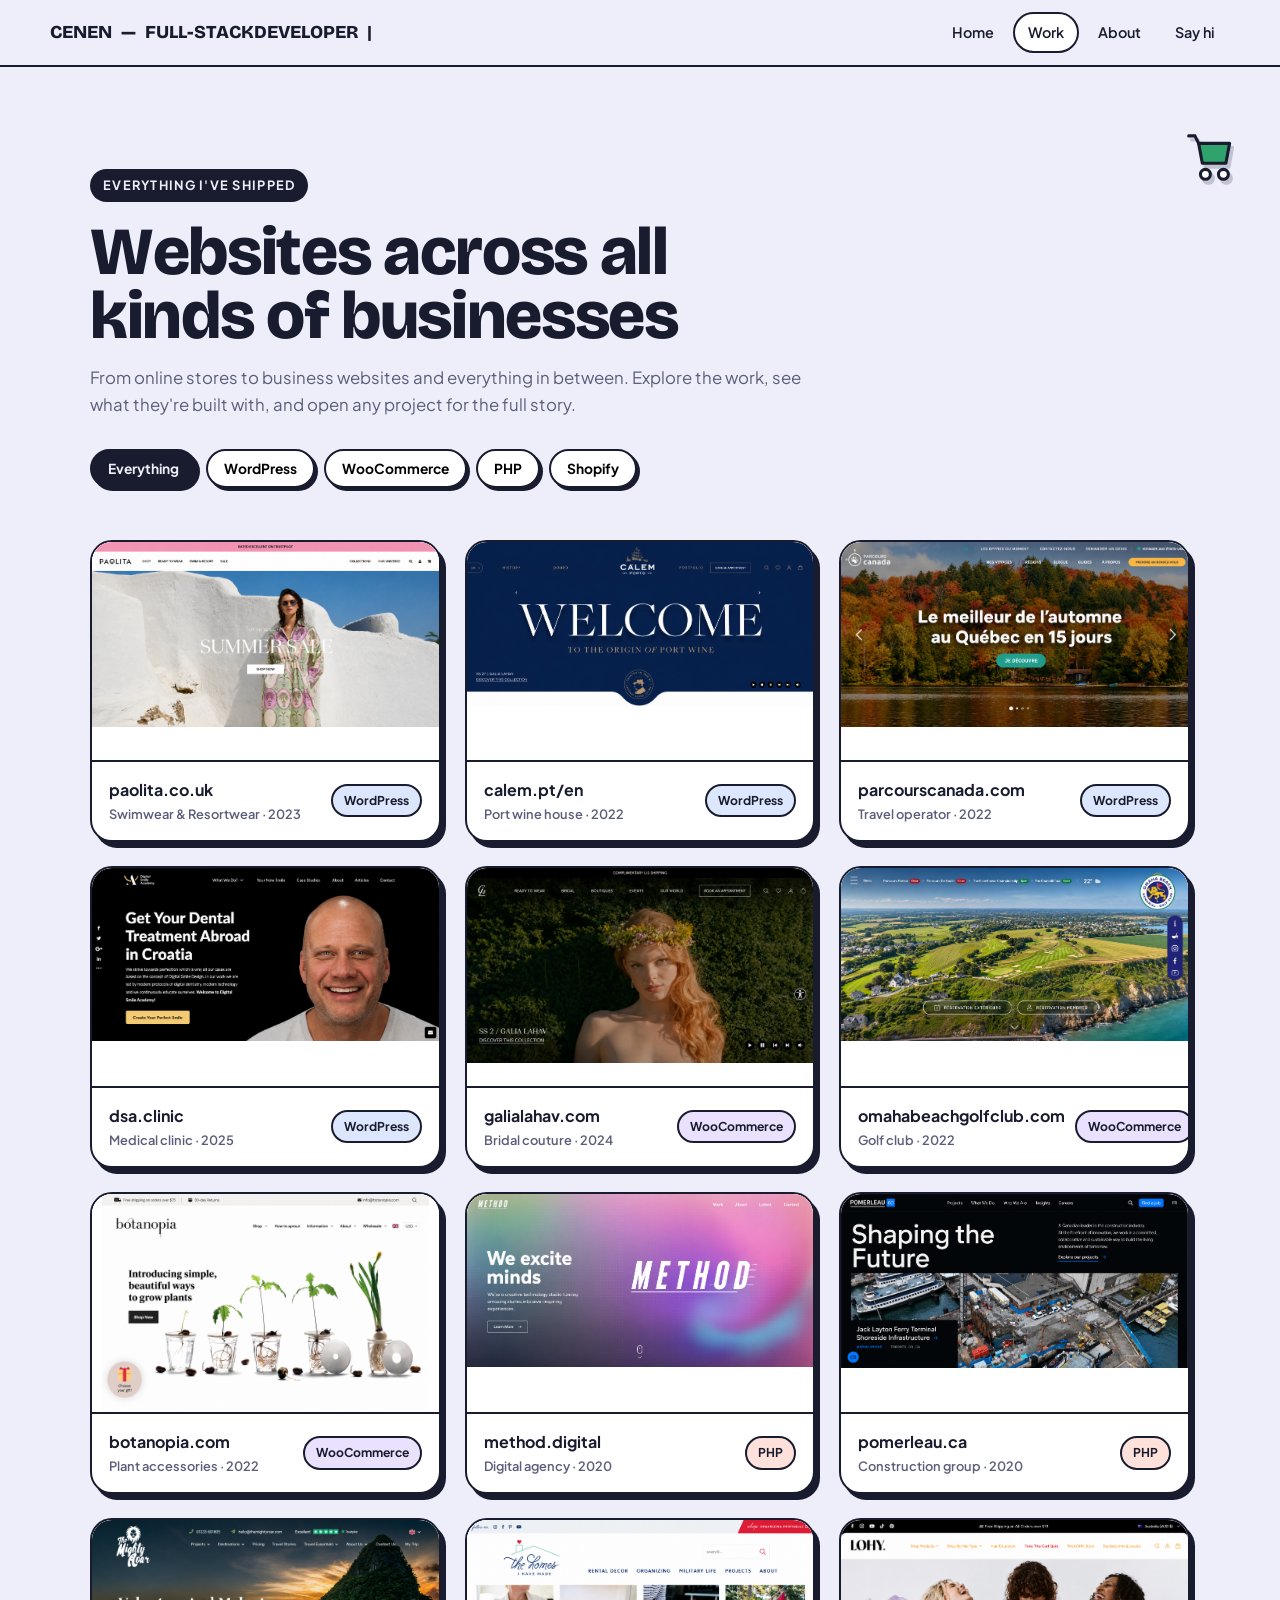
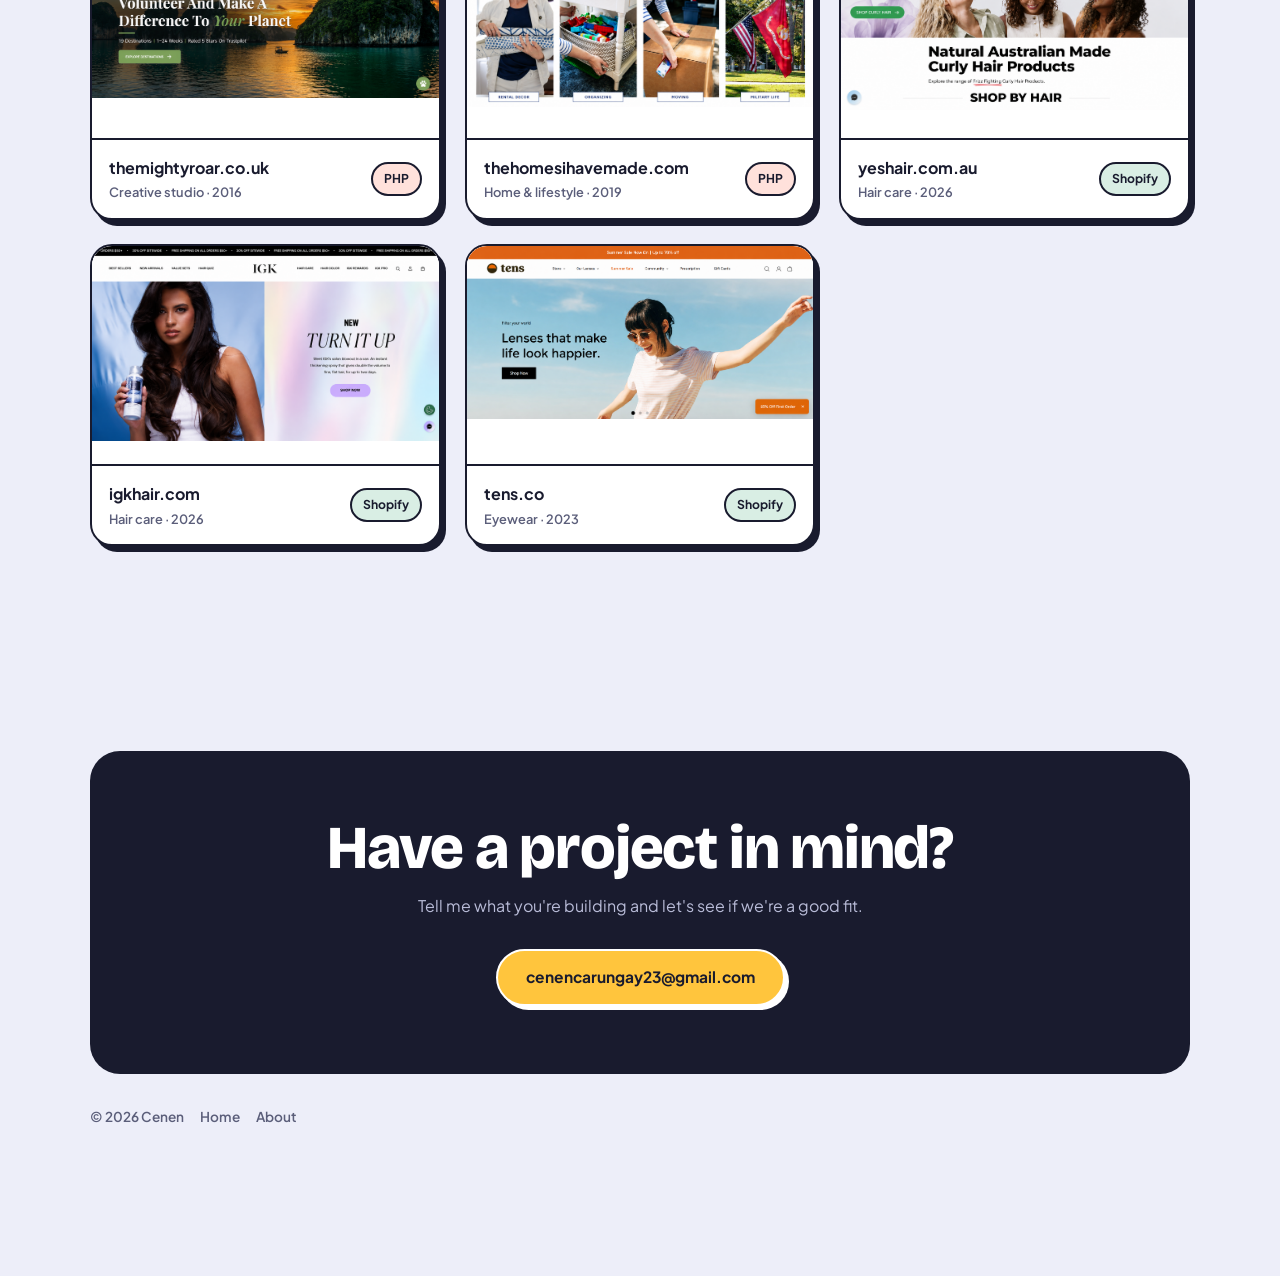
<file: work.html>
<!DOCTYPE html>
<html lang="en">
<head>
<meta charset="UTF-8">
<meta name="viewport" content="width=device-width,initial-scale=1">
<title>Work-Cenen</title>
<meta name="description" content="Websites across all kinds of businesses">
<link rel="preconnect" href="https://fonts.googleapis.com">
<link rel="preconnect" href="https://fonts.gstatic.com" crossorigin>
<link href="https://fonts.googleapis.com/css2?family=Bricolage+Grotesque:opsz,wght@12..96,400..800&family=Plus+Jakarta+Sans:wght@400;500;600;700&display=swap" rel="stylesheet">
<link rel="stylesheet" href="style.css">
</head>
<body>

<nav class="top"><div class="wrap in">
  <a class="brand" href="index.html" id="siteLogo"></a>
  <div class="links">
    <a href="index.html">Home</a><a href="work.html">Work</a><a href="about.html">About</a>
    <a href="mailto:cenencarungay23@gmail.com">Say hi</a>
  </div>
</div></nav>

<section class="blk" style="padding-bottom:0;position:relative">
  <div class="wrap">
    <span class="eyeb">Everything I've shipped</span>
    <h1 style="font-size:clamp(2.2rem,6vw,4.2rem);max-width:16ch;margin-bottom:16px" data-kin>Websites across all kinds of businesses</h1>
    <p class="lead">From online stores to business websites and everything in between. Explore the work, see what they're built with, and open any project for the full story.</p>
    <div class="filters" id="filters"></div>
  </div>
  <span class="sticker" style="--r:-12deg;top:14%;right:3%"><svg width="62" height="62"><use href="#s-cart"/></svg></span>
</section>

<section class="blk" style="padding-top:26px">
  <div class="wrap"><div class="grid" id="grid"></div></div>
</section>

<section class="blk rv">
  <div class="wrap">
    <div class="finale">
      <h2>Have a project in mind?</h2>
      <p>Tell me what you're building and let's see if we're a good fit.</p>
      <div class="cta" style="justify-content:center">
        <a href="mailto:cenencarungay23@gmail.com" class="btn sun">cenencarungay23@gmail.com</a>
      </div>
    </div>
    <div class="foot">
      <span>© 2026 Cenen</span><a href="index.html">Home</a><a href="about.html">About</a>
    </div>
  </div>
</section>

<script src="app.js"></script>
<script>
document.addEventListener('DOMContentLoaded',()=>{
  const f=document.getElementById('filters'), g=document.getElementById('grid');
  f.innerHTML=['all',...Object.keys(KINDS)].map((k,i)=>
    `<button class="${i?'':'on'}" data-f="${k}">${k==='all'?'Everything':KINDS[k].label}</button>`).join('');
  function paint(kind){
    g.innerHTML=PROJECTS.filter(p=>kind==='all'||p.kind===kind).map(p=>`
      <a class="wcard" href="case.html?p=${p.slug}">
        <div class="art"><img src="${projectImage(p)}" alt="${p.dom} website preview"></div>
        <div class="meta"><span><b>${p.dom}</b><small>${p.sector} · ${p.year}</small></span>
        <span class="tag" style="background:${KINDS[p.kind].c}2e">${KINDS[p.kind].label}</span></div>
      </a>`).join('');
  }
  paint('all');
  f.addEventListener('click',e=>{
    const b=e.target.closest('button'); if(!b) return;
    f.querySelectorAll('button').forEach(x=>x.classList.remove('on'));
    b.classList.add('on'); paint(b.dataset.f);
  });
});
</script>
</body>
</html>
</file>
<file: style.css>
/* Cenen Portfolio — clean shared stylesheet
   Work-page and case-study styles are scoped so editing one page
   does not change the other.
*/

:root{
  --bg:#EDEEF9; --bg2:#F7F7FD; --ink:#191B2E; --ink2:#5B5E7A;
  --tomato:#FF5C39; --sky:#3E7BFA; --grass:#2FA36B; --sun:#FFC53D; --grape:#8B5CF6;
  --shadow:5px 6px 0 var(--ink);
  --shadow-lg:9px 11px 0 var(--ink);
}

*{box-sizing:border-box;}
html{scroll-behavior:smooth;}
body{
  margin:0;background:var(--bg);color:var(--ink);
  font-family:'Plus Jakarta Sans',system-ui,sans-serif;line-height:1.6;
  -webkit-font-smoothing:antialiased;overflow-x:hidden;
}
h1,h2,h3,h4,.disp{
  font-family:'Bricolage Grotesque',sans-serif;font-weight:800;
  line-height:.96;letter-spacing:-.02em;margin:0;
}
a{color:inherit;}
img,svg{display:block;max-width:100%;}
::selection{background:var(--sun);}
a:focus-visible,button:focus-visible{
  outline:3px solid var(--sky);outline-offset:3px;border-radius:10px;
}
@media(prefers-reduced-motion:reduce){
  *{animation-duration:.01ms!important;animation-iteration-count:1!important;
  transition-duration:.01ms!important;scroll-behavior:auto!important;}
}
.wrap{max-width:1180px;margin:0 auto;padding:0 clamp(18px,4vw,40px);}
.tight{max-width:820px;}

/* ---------- nav ---------- */
nav.top{
  position:sticky;top:0;z-index:80;background:rgba(237,238,249,.85);
  backdrop-filter:blur(12px);border-bottom:2px solid var(--ink);
}
nav.top .in{display:flex;align-items:center;gap:12px;padding:12px 0;}
.brand{
  display:flex;align-items:center;gap:9px;text-decoration:none;
  font-family:'Bricolage Grotesque';font-weight:800;font-size:1.14rem;
}
.brand .blob{
  width:26px;height:26px;background:var(--tomato);border:2px solid var(--ink);
  border-radius:52% 48% 44% 56%/56% 46% 54% 44%;
  animation:morph 7s ease-in-out infinite;
}
@keyframes morph{
  50%{border-radius:44% 56% 56% 44%/48% 56% 44% 52%;transform:rotate(12deg);}
}
nav.top .links{margin-left:auto;display:flex;gap:4px;flex-wrap:wrap;}
nav.top .links a{
  text-decoration:none;font-weight:600;font-size:.9rem;padding:7px 13px;
  border-radius:999px;border:2px solid transparent;transition:.18s;
}
nav.top .links a:hover,nav.top .links a.on{
  border-color:var(--ink);background:#fff;
}

/* ---------- buttons ---------- */
.btn{
  display:inline-flex;align-items:center;justify-content:center;gap:9px;
  text-decoration:none;font-weight:700;font-size:.97rem;min-height:52px;
  padding:14px 28px;border-radius:999px;border:2px solid var(--ink);
  background:#fff;cursor:pointer;box-shadow:3px 3px 0 var(--ink);
  transition:transform .16s,box-shadow .16s;font-family:inherit;color:var(--ink);
}
.btn:hover{transform:translate(-1px,-1px);box-shadow:4px 4px 0 var(--ink);}
.btn:active{transform:translate(1px,1px);box-shadow:1px 1px 0 var(--ink);}
.btn.solid{background:var(--tomato);color:#fff;}
.btn.sun{background:var(--sun);}
.btn.ghost{background:#fff;}
.cta{display:flex;gap:12px;flex-wrap:wrap;margin-top:30px;}

/* ---------- shared bits ---------- */
.eyeb{
  display:inline-block;font-weight:700;font-size:.8rem;text-transform:uppercase;
  letter-spacing:.1em;background:var(--ink);color:var(--bg);
  padding:6px 13px;border-radius:99px;margin-bottom:18px;
}
h2.big{font-size:clamp(2rem,5vw,3.4rem);margin-bottom:14px;max-width:19ch;}
.lead{color:var(--ink2);font-size:1.05rem;max-width:60ch;margin:0;}
section.blk{padding:clamp(56px,8vw,104px) 0;position:relative;}
.card{background:#fff;border:2px solid var(--ink);border-radius:22px;box-shadow:var(--shadow);}

/* ---------- kinetic type ---------- */
.kin{display:inline-block;}
.kin .ch{display:inline-block;opacity:0;transform:translateY(.5em) rotate(-6deg);}
.kin.go .ch{animation:chIn .55s cubic-bezier(.2,.9,.25,1) forwards;}
@keyframes chIn{to{opacity:1;transform:none;}}
.hl{position:relative;white-space:nowrap;}
.hl::after{
  content:"";position:absolute;left:-2%;right:-2%;bottom:.06em;height:.28em;
  background:var(--sun);z-index:-1;border-radius:5px;
  transform:rotate(-1.2deg) scaleX(0);transform-origin:left;
  transition:transform .6s .5s cubic-bezier(.2,.9,.25,1);
}
.hl.go::after{transform:rotate(-1.2deg) scaleX(1);}

/* ---------- stickers ---------- */
.sticker{
  position:absolute;z-index:4;cursor:grab;touch-action:none;user-select:none;
  filter:drop-shadow(3px 4px 0 rgba(25,27,46,.2));
  animation:bob 5.5s ease-in-out infinite;
}
.sticker:active{cursor:grabbing;}
@keyframes bob{
  0%,100%{transform:translateY(0) rotate(var(--r,0deg));}
  50%{transform:translateY(-10px) rotate(calc(var(--r,0deg) + 3deg));}
}
.sticker.held{
  animation:none!important;z-index:60;
  filter:drop-shadow(9px 11px 0 rgba(25,27,46,.24));
}

/* ---------- marquee ---------- */
.strip{
  margin-top:24px;border-top:2px solid var(--ink);border-bottom:2px solid var(--ink);
  background:var(--bg2);padding:15px 0;overflow:hidden;
}
.rail{display:flex;gap:13px;width:max-content;animation:slide 36s linear infinite;}
.strip:hover .rail{animation-play-state:paused;}
@keyframes slide{to{transform:translateX(-50%);}}
.mini{
  display:flex;align-items:center;gap:10px;background:#fff;border:2px solid var(--ink);
  border-radius:14px;padding:9px 15px;white-space:nowrap;font-weight:600;
  font-size:.89rem;box-shadow:3px 3px 0 var(--ink);
}

/* ============================================================
   WORK PAGE — keep these rules scoped to .work-page
   ============================================================ */
.filters{
  display:flex;gap:9px;flex-wrap:wrap;margin:30px 0 26px;
}
.filters button{
  font-weight:700;font-size:.86rem;padding:9px 16px;border-radius:99px;
  cursor:pointer;border:2px solid var(--ink);background:#fff;
  box-shadow:3px 3px 0 var(--ink);transition:.16s;font-family:inherit;
}
.filters button:hover{
  transform:translate(-1px,-1px);box-shadow:4px 4px 0 var(--ink);
}
.filters button.on{background:var(--ink);color:var(--bg);}
.grid{
  display:grid;grid-template-columns:repeat(auto-fill,minmax(290px,1fr));gap:24px;
}
.wcard{
  display:block;text-decoration:none;background:#fff;border:2px solid var(--ink);
  border-radius:22px;overflow:hidden;box-shadow:var(--shadow);
  transition:transform .22s,box-shadow .22s;
}
.wcard:hover{
  transform:translate(-3px,-5px);box-shadow:var(--shadow-lg);
}
.wcard .art{
  height:220px;overflow:hidden;border-bottom:2px solid var(--ink);background:#fff;
}
.wcard .art img{
  width:100%;height:100%;object-fit:contain;object-position:center top;
  display:block;transition:transform .35s;
}
.wcard .art svg{
  width:100%;height:auto;display:block;transition:transform .35s;
}
.wcard:hover .art img,
.wcard:hover .art svg{transform:scale(1.04);}
.wcard .meta{
  padding:15px 17px;display:flex;align-items:center;justify-content:space-between;gap:10px;
}
.wcard .meta b{font-size:1rem;}
.wcard .meta small{
  display:block;color:var(--ink2);font-weight:600;font-size:.8rem;margin-top:2px;
}
.tag{
  font-size:.76rem;font-weight:700;padding:5px 11px;border-radius:99px;
  border:2px solid var(--ink);white-space:nowrap;
}

/* ============================================================
   CASE STUDY PAGE — isolated from Work page
   ============================================================ */

.case-hero{padding:clamp(36px,6vw,72px) 0 0;}
.back{
  display:inline-flex;align-items:center;gap:7px;font-weight:700;font-size:.9rem;
  text-decoration:none;margin-bottom:22px;
}
.back:hover{color:var(--tomato);}
.case-title{
  font-size:clamp(2.2rem,6vw,4.2rem);margin-bottom:16px;
}
.facts{
  display:grid;grid-template-columns:repeat(4,1fr);gap:0;border:2px solid var(--ink);
  border-radius:18px;overflow:hidden;background:#fff;margin:34px 0;
}
.facts div{padding:18px 20px;border-right:2px solid var(--ink);}
.facts div:last-child{border-right:none;}
.facts dt{
  font-size:.74rem;text-transform:uppercase;letter-spacing:.09em;
  font-weight:700;color:var(--ink2);
}
.facts dd{margin:5px 0 0;font-weight:700;font-size:1.02rem;}
.case-body{width:100%;}
.case-body h3{
  font-size:clamp(1.3rem,2.6vw,1.9rem);margin:44px 0 12px;
}
.case-body p{
  color:var(--ink2);font-size:1.03rem;margin:0 0 14px;
}
.case-body ul{
  color:var(--ink2);padding-left:20px;margin:0 0 14px;
}
.case-body li{margin-bottom:7px;}
.shotframe{
  width:100%;border:2px solid var(--ink);border-radius:22px;overflow:hidden;
  box-shadow:var(--shadow);margin:30px 0;background:#fff;
}
.shotframe img{
  display:block;width:100%;height:auto;max-width:100%;
}
.todo{
  background:#FFF6D8;border:2px dashed var(--ink);border-radius:14px;
  padding:14px 18px;font-size:.9rem;font-weight:600;margin:18px 0;
}
.nextcase{
  display:flex;justify-content:space-between;align-items:center;gap:16px;
  flex-wrap:wrap;border-top:2px solid var(--ink);padding-top:26px;margin-top:56px;
}

/* ---------- pinned scroll scene ---------- */
.pin-outer{height:280vh;position:relative;}
.pin{
  position:sticky;top:0;height:100vh;display:flex;align-items:center;overflow:hidden;
}
.pin-track{display:flex;gap:28px;padding:0 6vw;will-change:transform;}
.pin-card{
  flex:0 0 clamp(240px,26vw,340px);background:#fff;border:2px solid var(--ink);
  border-radius:24px;padding:28px;box-shadow:var(--shadow);
}
.pin-card b{
  display:inline-block;font-family:'Bricolage Grotesque';font-size:1.15rem;width:40px;
  height:40px;line-height:36px;text-align:center;border:2px solid var(--ink);
  border-radius:99px;background:var(--sun);margin-bottom:14px;
}
.pin-card h4{font-size:1.15rem;margin-bottom:7px;}
.pin-card p{margin:0;color:var(--ink2);font-size:.93rem;}

/* ---------- parallax ---------- */
.plx{will-change:transform;}

/* ---------- finale ---------- */
.finale{
  background:var(--ink);color:var(--bg);border-radius:30px;
  padding:clamp(34px,6vw,68px);text-align:center;position:relative;overflow:hidden;
}
.finale h2{
  color:#fff;font-size:clamp(2rem,6vw,3.8rem);margin:0 auto 16px;max-width:17ch;
}
.finale p{color:#B9BCD8;max-width:46ch;margin:0 auto;}
.finale .btn{border-color:#fff;box-shadow:4px 4px 0 #fff;}
.finale .btn.ghost{background:transparent;color:#fff;}
.foot{
  display:flex;gap:16px;flex-wrap:wrap;align-items:center;padding:32px 0 46px;
  font-size:.85rem;color:var(--ink2);font-weight:600;
}
.foot a{text-decoration:none;}
.foot a:hover{color:var(--ink);}

/* ---------- reveal ---------- */
.rv{transition:opacity .65s ease,transform .65s ease;}
.rv.pre{opacity:0;transform:translateY(24px);}
.rv.pre.in{opacity:1;transform:none;}

/* ---------- build sequence on the monitor ---------- */
.playbtn{cursor:pointer;transition:opacity .3s;}
.playbtn .pb-bg,.playbtn .pb-icon{
  transition:transform .2s;transform-box:fill-box;transform-origin:center;
}
.playbtn:hover .pb-bg{transform:scale(1.12);}
.playbtn:hover .pb-icon{transform:scale(1.12);}
.playbtn .pb-ring{
  transform-box:fill-box;transform-origin:center;
  animation:pbring 2.2s ease-out infinite;
}
@keyframes pbring{
  0%{transform:scale(1);opacity:.55;}
  70%,100%{transform:scale(1.55);opacity:0;}
}
.playbtn:focus-visible .pb-bg{stroke:var(--sky);stroke-width:6;}
#screenLayer .pop{
  transform-box:fill-box;transform-origin:center;opacity:0;
  animation:scPop .45s cubic-bezier(.2,.9,.25,1) forwards;
}
@keyframes scPop{
  from{opacity:0;transform:scale(.82) translateY(6px);}
  to{opacity:1;transform:none;}
}
#screenLayer .typ{opacity:0;animation:scTyp .3s steps(1) forwards;}
@keyframes scTyp{to{opacity:1;}}
#screenLayer .caret{
  opacity:0;animation:scCaret .8s steps(2,start) infinite;animation-delay:inherit;
}
@keyframes scCaret{
  0%,49%{opacity:1;}50%,100%{opacity:0;}
}
#screenLayer .confetti{
  transform-box:fill-box;transform-origin:center;opacity:0;
  animation:scConf .9s ease-out forwards;
}
@keyframes scConf{
  0%{opacity:0;transform:scale(.4) rotate(0);}
  40%{opacity:1;}
  100%{opacity:0;transform:scale(1.3) translateY(-26px) rotate(180deg);}
}
.build-bar{display:flex;align-items:center;gap:14px;flex-wrap:wrap;margin-top:14px;}
#buildCaption{font-weight:700;font-size:.9rem;color:var(--ink2);}
#buildDots{display:flex;gap:6px;}
#buildDots i{
  width:9px;height:9px;border-radius:50%;border:2px solid var(--ink);
  background:transparent;display:block;transition:background .25s;
}
#buildDots i.on{background:var(--sun);}

/* ---------- responsive ---------- */
@media(max-width:900px){
  .sticker{display:none;}
  .pin-outer{height:auto;}
  .pin{position:static;height:auto;padding:20px 0;}
  .pin-track{flex-direction:column;padding:0;transform:none!important;}
  .pin-card{flex:1 1 auto;}
}

@media(max-width:700px){
  nav.top .in{padding:10px 18px;}
  nav.top .links a{font-size:.78rem;padding:6px 8px;}
  .grid{grid-template-columns:1fr;}
  .wcard .art{height:220px;}

 .facts{grid-template-columns:1fr 1fr;}
.facts div:nth-child(2){border-right:none;}
.facts div{border-bottom:2px solid var(--ink);}
.facts div:nth-child(3),
.facts div:nth-child(4){border-bottom:none;}
.shotframe{border-radius:16px;}
}


/* ============================================================
   RESPONSIVE PATCH — preserves desktop layout
   ============================================================ */
@media (max-width: 900px){
  .wrap{padding-left:22px;padding-right:22px;}

  /* Home hero */
  #heroGrid{grid-template-columns:1fr!important;gap:30px!important;}
  #heroGrid > div:first-child{max-width:720px;}
  #deskArt{max-width:620px;margin:0 auto;width:100%;}
  #deskArt svg{width:100%;height:auto;}

  /* About hero */
  #topGrid{grid-template-columns:1fr!important;gap:32px!important;}
  #topGrid > div:last-child{max-width:420px;margin:0 auto;width:100%;}

  /* Home inline grids */
  section.blk .grid[style*="repeat(auto-fit"]{grid-template-columns:repeat(2,minmax(0,1fr))!important;}

  /* Process becomes a normal vertical stack */
  .pin-outer{height:auto!important;}
  .pin{position:static!important;height:auto!important;padding:34px 0!important;overflow:visible!important;}
  .pin-track{display:flex!important;flex-direction:column!important;gap:18px!important;padding:0 22px!important;transform:none!important;width:100%!important;}
  .pin-card{flex:0 0 auto!important;width:100%!important;}
}

@media (max-width: 700px){
  .wrap{padding-left:18px;padding-right:18px;}

  /* Navigation */
  nav.top .in{padding:9px 18px;gap:8px;align-items:center;}
  .brand{font-size:1rem;gap:6px;flex:0 0 auto;}
  .brand .blob{width:22px;height:22px;}
  nav.top .links{gap:2px;justify-content:flex-end;min-width:0;}
  nav.top .links a{font-size:.72rem;padding:5px 6px;border-width:1.5px;white-space:nowrap;}

  /* Typography */
  h1{overflow-wrap:anywhere;}
  .lead{font-size:.96rem;line-height:1.55;}
  h2.big{font-size:clamp(1.9rem,9vw,2.7rem);}

  /* Home */
  header.blk{padding-top:30px!important;}
  #heroGrid h1{font-size:clamp(2.35rem,12vw,4rem)!important;line-height:.96;}
  #deskArt{margin-top:4px;}
  .build-bar{gap:8px;margin-top:10px;}
  #buildCaption{font-size:.78rem;}
  .mini{font-size:.78rem;padding:7px 11px;}
  section.blk .grid[style*="repeat(auto-fit"]{grid-template-columns:1fr!important;}

  /* Shared cards */
  .wcard .art{height:auto;min-height:190px;}
  .wcard .art img{height:auto;min-height:190px;object-fit:contain;}
  .wcard .meta{padding:13px 14px;align-items:flex-start;}
  .wcard .meta b{font-size:.9rem;overflow-wrap:anywhere;}
  .wcard .meta small{font-size:.74rem;}
  .tag{font-size:.68rem;padding:4px 8px;}

  /* Work filters */
  .filters{gap:7px;margin:22px 0 22px;}
  .filters button{font-size:.76rem;padding:7px 11px;}

  /* Case */
  .case-hero{padding-top:32px;}
  .case-title{font-size:clamp(2.15rem,11vw,3.4rem);overflow-wrap:anywhere;}
  .facts{grid-template-columns:1fr 1fr;margin:26px 0;border-radius:14px;}
  .facts div{padding:13px 12px;min-width:0;}
  .facts dt{font-size:.64rem;}
  .facts dd{font-size:.84rem;overflow-wrap:anywhere;}
  .shotframe{margin:22px 0;border-radius:14px;box-shadow:4px 5px 0 var(--ink);}
  .case-body h3{font-size:1.45rem;margin-top:32px;}
  .case-body ul{padding-left:18px;font-size:.92rem;}
  .case-body li{margin-bottom:8px;}
  .cta{gap:10px;}
  .cta .btn{flex:1 1 180px;min-height:48px;padding:11px 16px;font-size:.86rem;}
  .nextcase{margin-top:38px;padding-top:20px;align-items:flex-start;}
  .nextcase .btn{width:100%;}

  /* About */
  #topGrid h1{font-size:clamp(2.2rem,11vw,3.5rem)!important;}
  #topGrid > div:first-child > div[style*="display:flex"]{gap:8px!important;}
  #topGrid > div:first-child > div[style*="display:flex"] > div{min-width:0!important;flex:1 1 0;padding:12px!important;}

  /* Finale / footer */
  .finale{border-radius:20px;padding:34px 20px;}
  .finale h2{font-size:clamp(2rem,10vw,3rem);}
  .finale .cta{flex-direction:column;align-items:stretch;}
  .finale .btn{width:100%;}
  .foot{gap:10px;padding:26px 0 34px;font-size:.78rem;}
}

@media (max-width: 420px){
  nav.top .links a{font-size:.65rem;padding:4px 4px;}
  nav.top .in{padding-left:12px;padding-right:12px;}
  .brand{font-size:.9rem;}
  .brand .blob{width:20px;height:20px;}

  .facts{grid-template-columns:1fr;}
  .facts div{border-right:none!important;border-bottom:2px solid var(--ink);}
  .facts div:last-child{border-bottom:none;}

  .btn{font-size:.84rem;}
  .wcard .meta{flex-direction:column;gap:8px;}
  .wcard .tag{align-self:flex-start;}

  .pin-track{padding:0 18px!important;}
  .pin-card{padding:22px;}
}

@media (max-width: 340px){
  nav.top .links a{font-size:.59rem;padding:4px 3px;}
  nav.top .links{gap:0;}
  .wrap{padding-left:14px;padding-right:14px;}
  #heroGrid h1{font-size:2.2rem!important;}
}

/* ================================
   MOBILE HAMBURGER MENU
   ================================ */

.menu-toggle {
  display: none;
}

@media (max-width: 700px) {

  nav.top .in {
    position: relative;
  }

  .menu-toggle {
    display: flex;
    margin-left: auto;
    width: 42px;
    height: 42px;
    align-items: center;
    justify-content: center;
    border: 2px solid var(--ink);
    border-radius: 10px;
    background: #fff;
    color: var(--ink);
    box-shadow: 3px 3px 0 var(--ink);
    font-size: 22px;
    cursor: pointer;
    z-index: 1001;
  }

  nav.top .links {
    display: none;
    position: absolute;
    top: calc(100% + 8px);
    left: 14px;
    right: 14px;
    padding: 10px;
    flex-direction: column;
    gap: 4px;
    background: var(--bg);
    border: 2px solid var(--ink);
    border-radius: 14px;
    box-shadow: 4px 4px 0 var(--ink);
    z-index: 1000;
  }

  nav.top.nav-open .links {
    display: flex;
  }

  nav.top .links a {
    width: 100%;
    padding: 11px 12px;
    border: 0;
    border-radius: 8px;
    font-size: .9rem;
  }
}
/* FINAL MOBILE BUTTON SIZE FIX */
@media (max-width: 700px) {
  .finale .cta {
    flex-direction: column !important;
    align-items: center !important;
    gap: 10px !important;
  }

  .finale .cta .btn {
    width: auto !important;
    max-width: 300px !important;
    min-width: 0 !important;
    height: 50px !important;
    min-height: 50px !important;
    padding: 10px 18px !important;
    font-size: 14px !important;
    line-height: 1.2 !important;
    white-space: nowrap !important;
    flex: 0 0 auto !important;
  }
}

@media (max-width: 380px) {
  .finale .cta .btn {
    max-width: 280px !important;
    height: 48px !important;
    min-height: 48px !important;
    padding: 9px 14px !important;
    font-size: 13px !important;
  }
}
</file>
